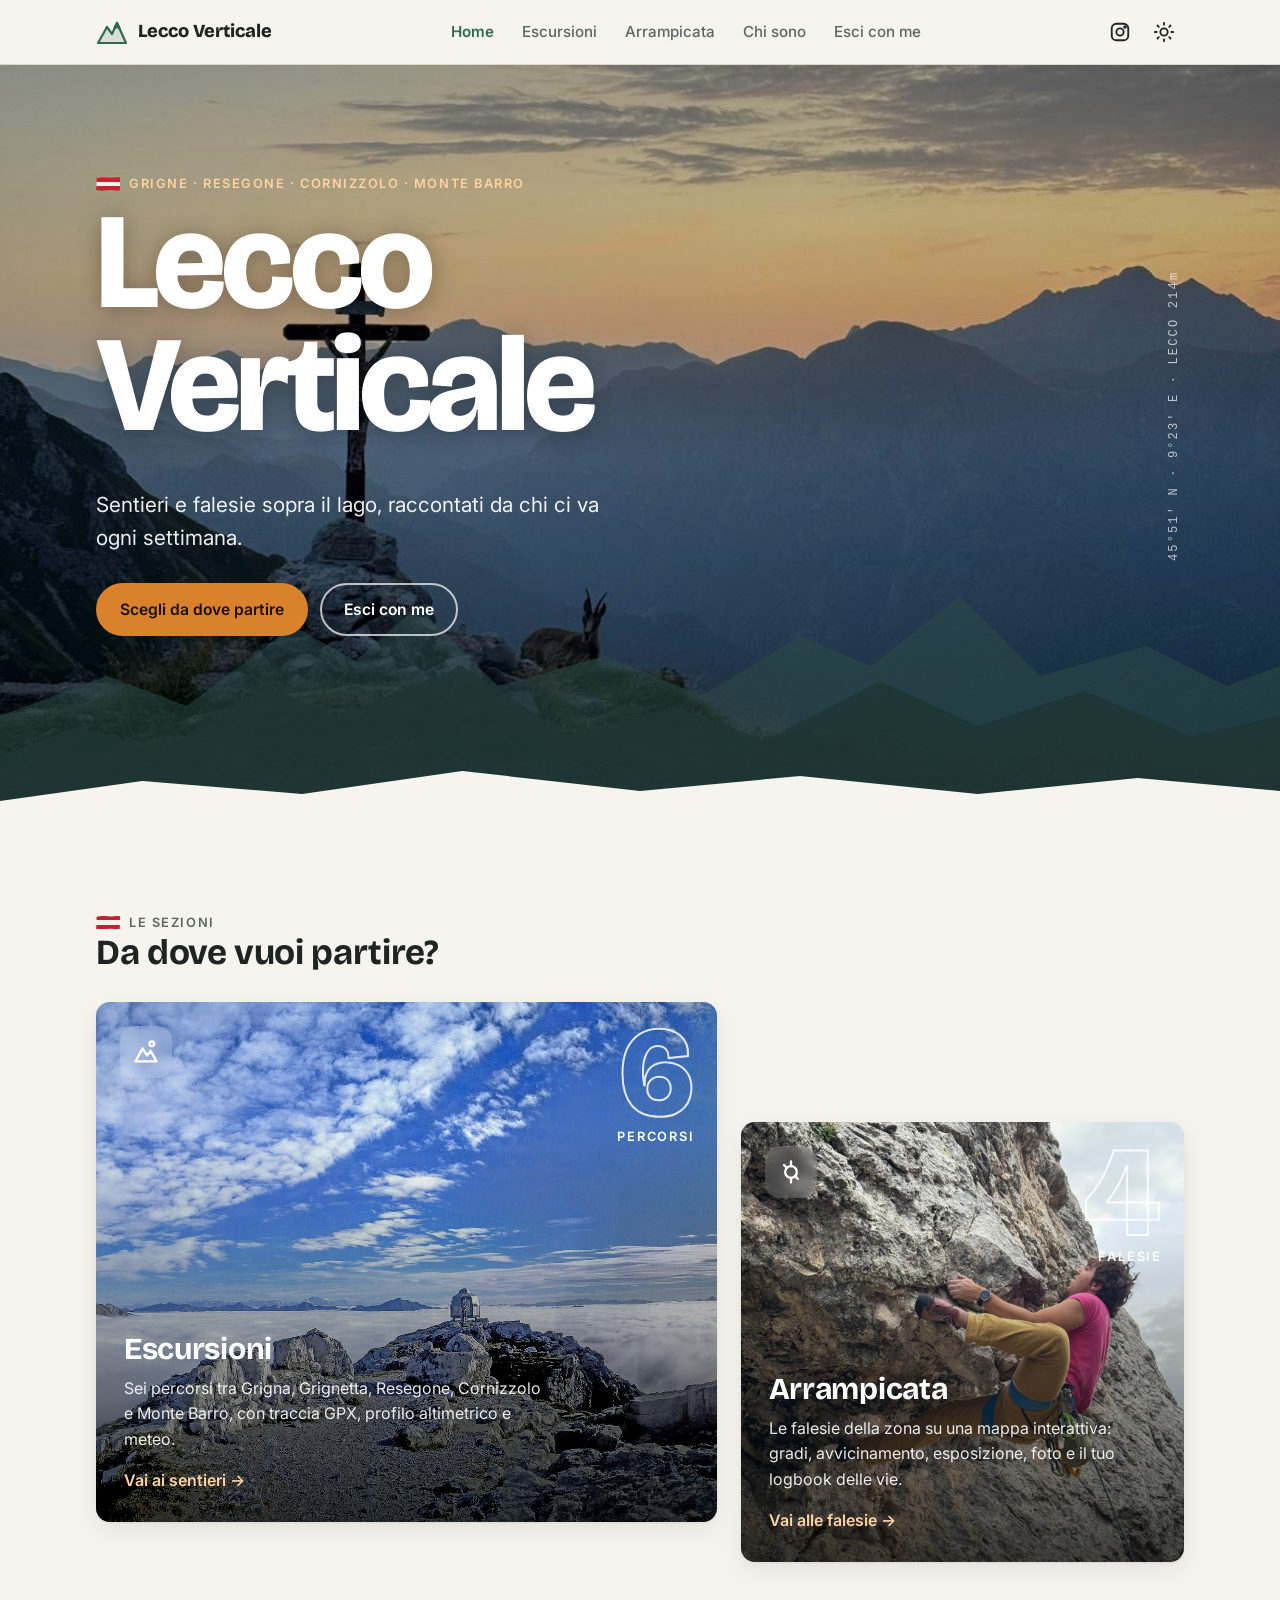
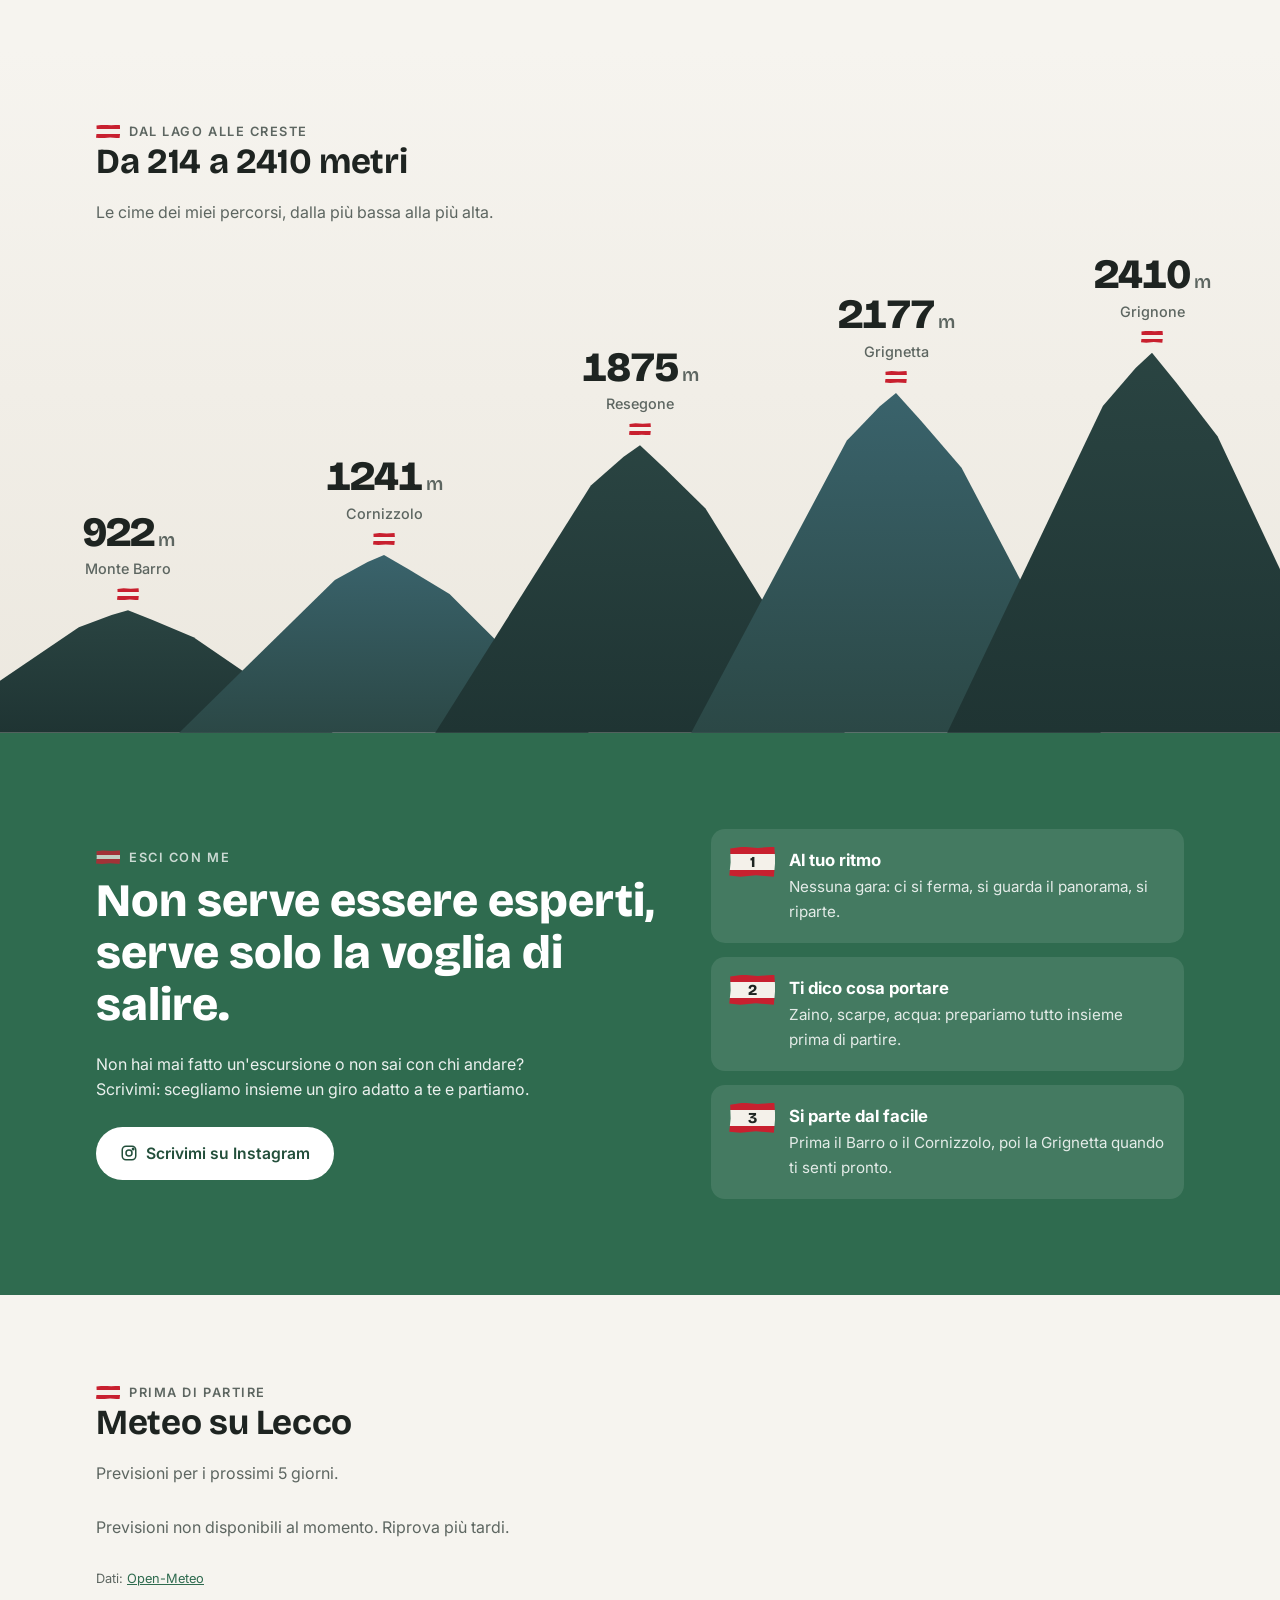
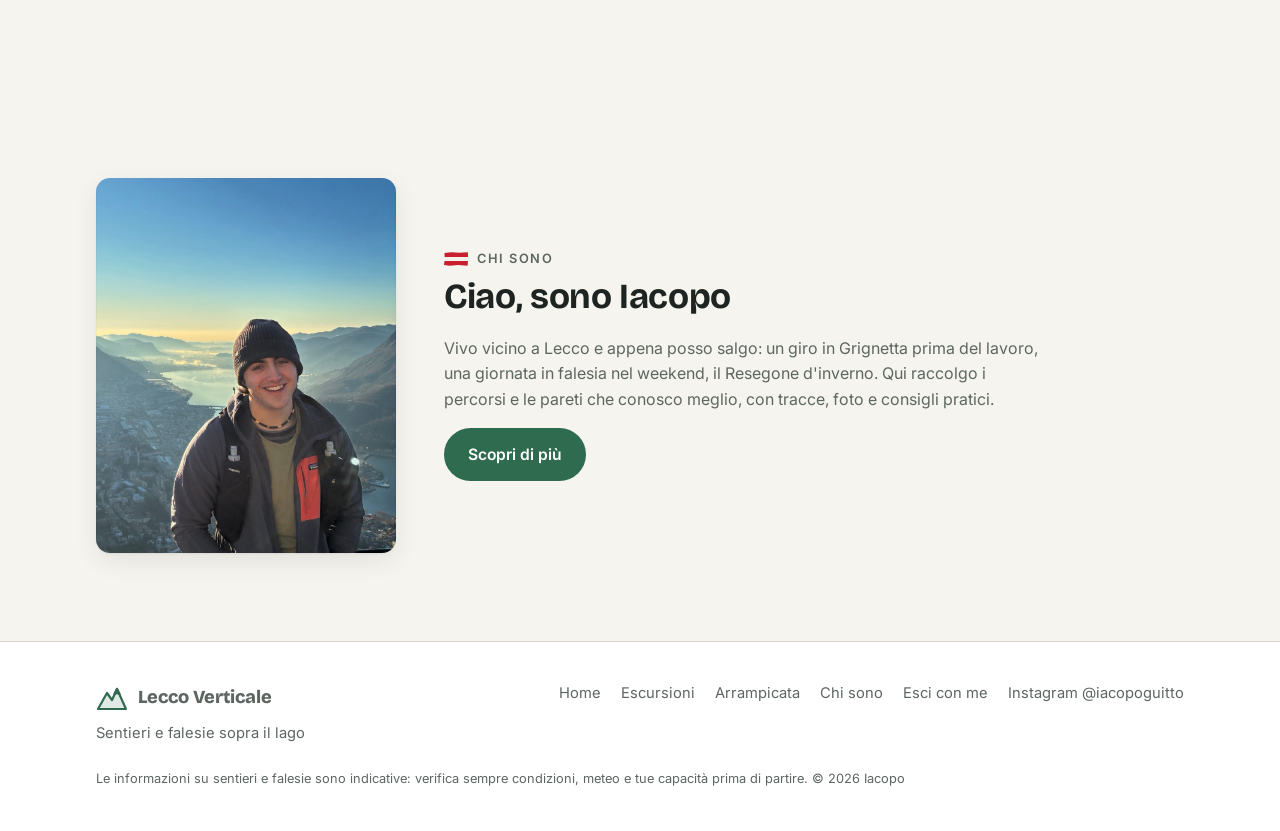
<file: index.html>
<!doctype html>
<html lang="it">
<head>
  <meta charset="utf-8">
  <meta name="viewport" content="width=device-width, initial-scale=1">
  <title>Lecco Verticale</title>
  <meta name="description" content="Escursioni e falesie attorno a Lecco: Grigna, Grignetta, Resegone, Cornizzolo e Monte Barro.">
  <link rel="preconnect" href="https://fonts.googleapis.com">
  <link rel="preconnect" href="https://fonts.gstatic.com" crossorigin>
  <link href="https://fonts.googleapis.com/css2?family=Bricolage+Grotesque:opsz,wght@12..96,600..800&family=Inter:wght@400;500;600;700&display=swap" rel="stylesheet">
  <link rel="stylesheet" href="css/style.css">
  <script>
    try { const t = localStorage.getItem("tema"); if (t) document.documentElement.dataset.theme = t; } catch (e) {}
  </script>
</head>
<body data-root="" data-pagina="home">
  <div id="header"></div>

  <main>
    <!-- Hero: metti la tua foto in img/home/hero.jpg -->
    <section class="hero" style="--img: url('../img/home/hero.jpg')">
      <div class="contenitore hero-contenuto">
        <p class="occhiello">Grigne · Resegone · Cornizzolo · Monte Barro</p>
        <h1 data-sito="nome">Lecco Verticale</h1>
        <p class="hero-coordinate" aria-hidden="true">45°51′ N · 9°23′ E · Lecco 214<span class="unita">m</span></p>
        <p class="hero-sottotitolo">Sentieri e falesie sopra il lago, raccontati da chi ci va ogni settimana.</p>
        <div class="hero-azioni">
          <a class="btn btn-primario" href="#sezioni">Scegli da dove partire</a>
          <a class="btn btn-chiaro" href="esci-con-me.html">Esci con me</a>
        </div>
      </div>
      <svg class="hero-montagne" viewBox="0 0 1440 260" preserveAspectRatio="none" aria-hidden="true">
        <path class="m1" d="M0 150 L120 110 L210 140 L330 60 L400 95 L470 40 L560 120 L680 90 L790 130 L900 70 L980 100 L1080 30 L1170 110 L1290 80 L1380 120 L1440 100 L1440 260 L0 260 Z"/>
        <path class="m2" d="M0 190 L90 160 L180 185 L300 120 L380 150 L520 100 L640 170 L760 140 L860 175 L990 115 L1100 160 L1220 125 L1340 170 L1440 150 L1440 260 L0 260 Z"/>
        <path class="m3" d="M0 235 L160 215 L340 228 L520 205 L720 225 L900 210 L1100 228 L1280 212 L1440 225 L1440 260 L0 260 Z"/>
      </svg>
    </section>

    <!-- Le sezioni del sito -->
    <section id="sezioni" class="sezione contenitore">
      <div class="titolo-sezione">
        <p class="occhiello">Le sezioni</p>
        <h2>Da dove vuoi partire?</h2>
      </div>
      <div class="griglia-sezioni griglia-sfalsata">
        <a class="card-sezione" href="escursioni/index.html" style="--img: url('../img/home/escursioni.jpg'); --colore: #3d5f4a">
          <span class="card-sezione-numero" aria-hidden="true">6<small>percorsi</small></span>
          <span class="card-sezione-icona">
            <svg viewBox="0 0 24 24" fill="none" stroke="currentColor" stroke-width="2" stroke-linecap="round" stroke-linejoin="round" aria-hidden="true">
              <path d="M3 20l6-11 4 6 3-4 5 9z"/><circle cx="17" cy="5" r="2"/>
            </svg>
          </span>
          <h3>Escursioni</h3>
          <p>Sei percorsi tra Grigna, Grignetta, Resegone, Cornizzolo e Monte Barro, con traccia GPX, profilo altimetrico e meteo.</p>
          <span class="card-sezione-link">Vai ai sentieri →</span>
        </a>
        <a class="card-sezione" href="arrampicata/index.html" style="--img: url('../img/home/arrampicata.jpg'); --colore: #6b4a34">
          <span class="card-sezione-numero" aria-hidden="true">4<small>falesie</small></span>
          <span class="card-sezione-icona">
            <svg viewBox="0 0 24 24" fill="none" stroke="currentColor" stroke-width="2" stroke-linecap="round" stroke-linejoin="round" aria-hidden="true">
              <path d="M12 3v4M12 17v4"/><circle cx="12" cy="12" r="5"/><path d="M8.5 8.5 6 6M15.5 15.5 18 18"/>
            </svg>
          </span>
          <h3>Arrampicata</h3>
          <p>Le falesie della zona su una mappa interattiva: gradi, avvicinamento, esposizione, foto e il tuo logbook delle vie.</p>
          <span class="card-sezione-link">Vai alle falesie →</span>
        </a>
      </div>
    </section>

    <!-- Le cime in ordine di quota (altezza dei picchi proporzionale alla quota) -->
    <section class="quote" aria-labelledby="quote-titolo">
      <div class="contenitore titolo-sezione">
        <p class="occhiello">Dal lago alle creste</p>
        <h2 id="quote-titolo">Da 214 a 2410 metri</h2>
        <p>Le cime dei miei percorsi, dalla più bassa alla più alta.</p>
      </div>
      <ol class="quote-lista">
        <li style="--q: 922"><span class="quote-m">922</span><span class="quote-nome">Monte Barro</span><span class="quote-picco"></span></li>
        <li style="--q: 1241"><span class="quote-m">1241</span><span class="quote-nome">Cornizzolo</span><span class="quote-picco"></span></li>
        <li style="--q: 1875"><span class="quote-m">1875</span><span class="quote-nome">Resegone</span><span class="quote-picco"></span></li>
        <li style="--q: 2177"><span class="quote-m">2177</span><span class="quote-nome">Grignetta</span><span class="quote-picco"></span></li>
        <li style="--q: 2410"><span class="quote-m">2410</span><span class="quote-nome">Grignone</span><span class="quote-picco"></span></li>
      </ol>
    </section>

    <!-- Invito a uscire insieme -->
    <section class="invito">
      <div class="contenitore invito-griglia">
        <div>
          <p class="occhiello">Esci con me</p>
          <blockquote class="invito-frase">Non serve essere esperti, serve solo la voglia di salire.</blockquote>
          <p class="invito-testo">
            Non hai mai fatto un'escursione o non sai con chi andare? Scrivimi: scegliamo insieme
            un giro adatto a te e partiamo.
          </p>
          <a class="btn btn-pieno" data-sito="instagram" href="#">
            <svg viewBox="0 0 24 24" fill="none" stroke="currentColor" stroke-width="2" aria-hidden="true">
              <rect x="3" y="3" width="18" height="18" rx="5"/><circle cx="12" cy="12" r="4"/><circle cx="17.5" cy="6.5" r="1" fill="currentColor"/>
            </svg>
            Scrivimi su Instagram
          </a>
        </div>
        <ul class="invito-punti">
          <li><span class="num">1</span><div><strong>Al tuo ritmo</strong><span>Nessuna gara: ci si ferma, si guarda il panorama, si riparte.</span></div></li>
          <li><span class="num">2</span><div><strong>Ti dico cosa portare</strong><span>Zaino, scarpe, acqua: prepariamo tutto insieme prima di partire.</span></div></li>
          <li><span class="num">3</span><div><strong>Si parte dal facile</strong><span>Prima il Barro o il Cornizzolo, poi la Grignetta quando ti senti pronto.</span></div></li>
        </ul>
      </div>
    </section>

    <!-- Meteo -->
    <section class="sezione contenitore">
      <div class="titolo-sezione">
        <p class="occhiello">Prima di partire</p>
        <h2>Meteo su Lecco</h2>
        <p>Previsioni per i prossimi 5 giorni.</p>
      </div>
      <div id="meteo-home" class="meteo"></div>
      <p class="fonte">Dati: <a href="https://open-meteo.com/" target="_blank" rel="noopener">Open-Meteo</a></p>
    </section>

    <!-- Anteprima Chi sono: metti la tua foto in img/chi-sono/ritratto.jpg -->
    <section class="sezione contenitore chi-sono-anteprima">
      <div class="foto-ritratto" style="--img: url('../img/chi-sono/ritratto.jpg')" role="img" aria-label="Foto di Iacopo"></div>
      <div>
        <p class="occhiello">Chi sono</p>
        <h2>Ciao, sono <span data-sito="autore">Iacopo</span></h2>
        <p>
          Vivo vicino a Lecco e appena posso salgo: un giro in Grignetta prima del lavoro, una giornata
          in falesia nel weekend, il Resegone d'inverno. Qui raccolgo i percorsi e le pareti che conosco
          meglio, con tracce, foto e consigli pratici.
        </p>
        <a class="btn btn-pieno" href="chi-sono.html">Scopri di più</a>
      </div>
    </section>
  </main>

  <div id="footer"></div>

  <script src="js/config.js"></script>
  <script src="js/main.js"></script>
  <script src="js/meteo.js"></script>
  <script>
    mostraMeteo(document.getElementById("meteo-home"), SITO.base);
  </script>
</body>
</html>
</file>
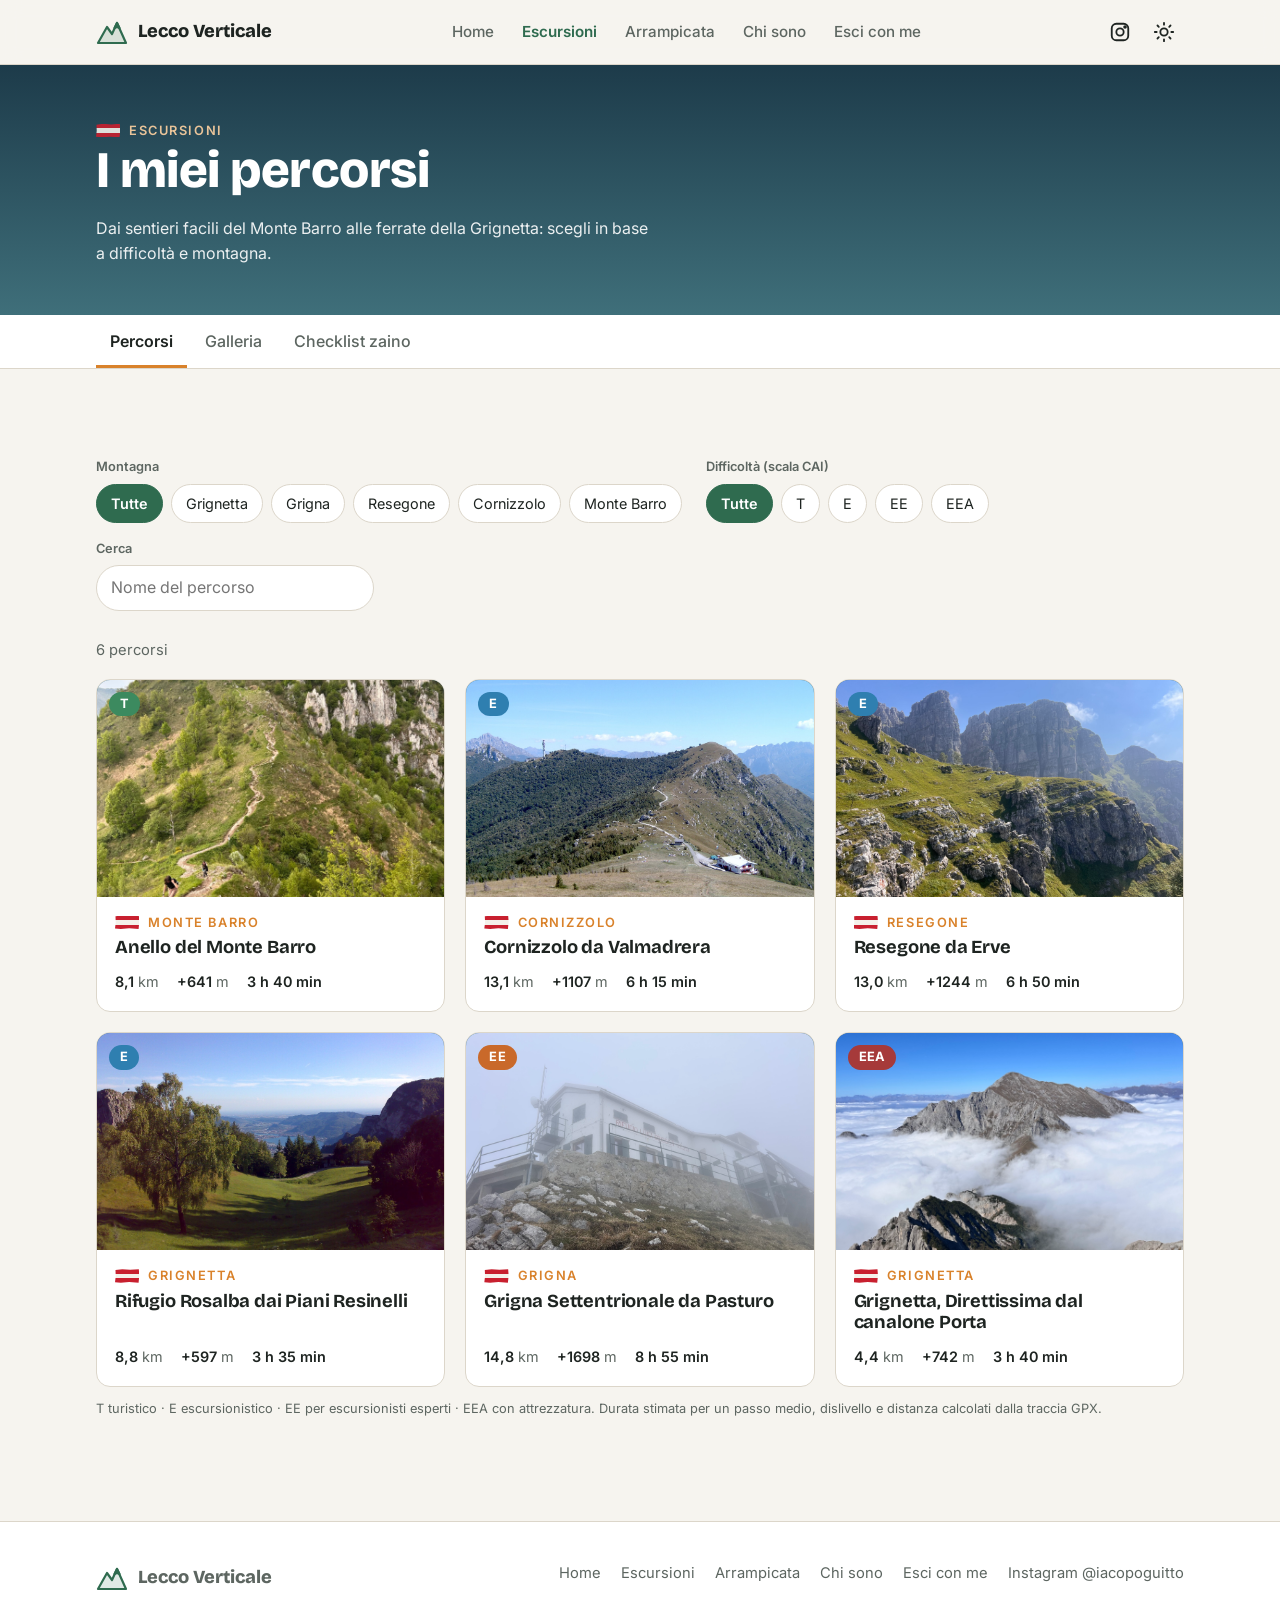
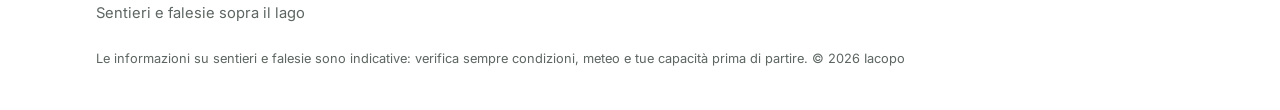
<file: escursioni/index.html>
<!doctype html>
<html lang="it">
<head>
  <meta charset="utf-8">
  <meta name="viewport" content="width=device-width, initial-scale=1">
  <title>Percorsi · Lecco Verticale</title>
  <meta name="description" content="Sei escursioni attorno a Lecco: Grigne, Resegone, Cornizzolo e Monte Barro.">
  <link rel="preconnect" href="https://fonts.googleapis.com">
  <link rel="preconnect" href="https://fonts.gstatic.com" crossorigin>
  <link href="https://fonts.googleapis.com/css2?family=Bricolage+Grotesque:opsz,wght@12..96,600..800&family=Inter:wght@400;500;600;700&display=swap" rel="stylesheet">
  <link rel="stylesheet" href="../css/style.css">
  <script>
    try { const t = localStorage.getItem("tema"); if (t) document.documentElement.dataset.theme = t; } catch (e) {}
  </script>
</head>
<body data-root="../" data-pagina="escursioni" data-sotto="percorsi" data-titolo="Percorsi">
  <div id="header"></div>

  <main>
    <section class="page-hero">
      <div class="contenitore">
        <p class="occhiello">Escursioni</p>
        <h1>I miei percorsi</h1>
        <p>Dai sentieri facili del Monte Barro alle ferrate della Grignetta: scegli in base a difficoltà e montagna.</p>
      </div>
    </section>
    <div id="subnav" data-sezione="escursioni"></div>

    <section class="sezione contenitore">
      <div class="filtri">
        <div>
          <span class="etichetta">Montagna</span>
          <div class="chips" id="filtro-montagna"></div>
        </div>
        <div>
          <span class="etichetta">Difficoltà (scala CAI)</span>
          <div class="chips" id="filtro-difficolta"></div>
        </div>
        <div>
          <label for="cerca">Cerca</label>
          <input class="campo-testo" id="cerca" type="search" placeholder="Nome del percorso">
        </div>
      </div>
      <p class="conteggio" id="conteggio" aria-live="polite"></p>
      <div class="griglia-percorsi" id="elenco"></div>
      <p class="fonte">
        T turistico · E escursionistico · EE per escursionisti esperti · EEA con attrezzatura.
        Durata stimata per un passo medio, dislivello e distanza calcolati dalla traccia GPX.
      </p>
    </section>
  </main>

  <div id="footer"></div>

  <script src="../js/config.js"></script>
  <script src="../js/main.js"></script>
  <script src="../data/percorsi.js"></script>
  <script src="../js/gpx.js"></script>
  <script src="../js/escursioni-lista.js"></script>
</body>
</html>
</file>
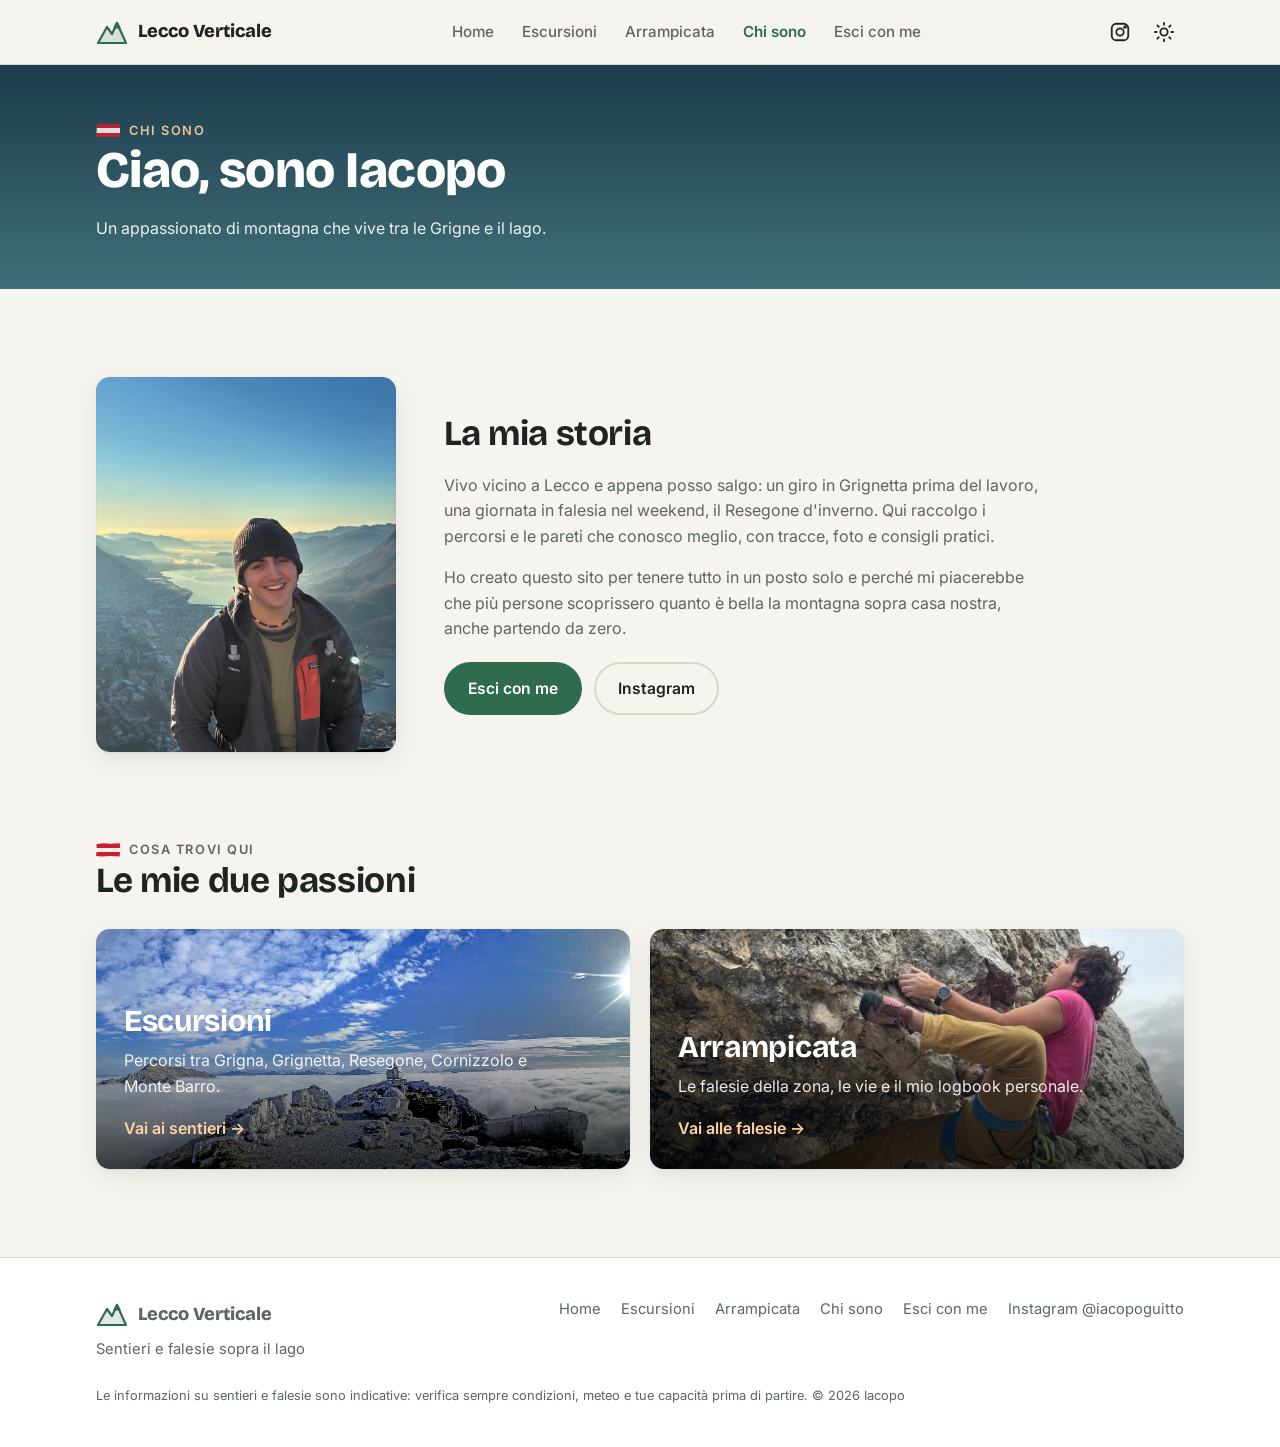
<file: chi-sono.html>
<!doctype html>
<html lang="it">
<head>
  <meta charset="utf-8">
  <meta name="viewport" content="width=device-width, initial-scale=1">
  <title>Chi sono · Lecco Verticale</title>
  <meta name="description" content="Chi c'è dietro Lecco Verticale e perché ho voluto raccogliere qui sentieri e falesie della mia zona.">
  <link rel="preconnect" href="https://fonts.googleapis.com">
  <link rel="preconnect" href="https://fonts.gstatic.com" crossorigin>
  <link href="https://fonts.googleapis.com/css2?family=Bricolage+Grotesque:opsz,wght@12..96,600..800&family=Inter:wght@400;500;600;700&display=swap" rel="stylesheet">
  <link rel="stylesheet" href="css/style.css">
  <script>
    try { const t = localStorage.getItem("tema"); if (t) document.documentElement.dataset.theme = t; } catch (e) {}
  </script>
</head>
<body data-root="" data-pagina="chi-sono" data-titolo="Chi sono">
  <div id="header"></div>

  <main>
    <section class="page-hero">
      <div class="contenitore">
        <p class="occhiello">Chi sono</p>
        <h1>Ciao, sono <span data-sito="autore">Iacopo</span></h1>
        <p>Un appassionato di montagna che vive tra le Grigne e il lago.</p>
      </div>
    </section>

    <section class="sezione contenitore">
      <div class="chi-sono-anteprima">
        <div class="foto-ritratto" style="--img: url('../img/chi-sono/ritratto.jpg')" role="img" aria-label="Foto di Iacopo"></div>
        <div>
          <!-- Testo di esempio: riscrivilo con la tua storia -->
          <h2>La mia storia</h2>
          <p>
            Vivo vicino a Lecco e appena posso salgo: un giro in Grignetta prima del lavoro, una giornata
            in falesia nel weekend, il Resegone d'inverno. Qui raccolgo i percorsi e le pareti che conosco
            meglio, con tracce, foto e consigli pratici.
          </p>
          <p>
            Ho creato questo sito per tenere tutto in un posto solo e perché mi piacerebbe che più persone
            scoprissero quanto è bella la montagna sopra casa nostra, anche partendo da zero.
          </p>
          <div class="hero-azioni" style="margin-top:20px">
            <a class="btn btn-pieno" href="esci-con-me.html">Esci con me</a>
            <a class="btn btn-chiaro-scuro" data-sito="instagram" href="#">Instagram</a>
          </div>
        </div>
      </div>
    </section>

    <section class="sezione contenitore" style="padding-top:0">
      <div class="titolo-sezione">
        <p class="occhiello">Cosa trovi qui</p>
        <h2>Le mie due passioni</h2>
      </div>
      <div class="griglia-sezioni">
        <a class="card-sezione card-bassa" href="escursioni/index.html" style="--img: url('../img/home/escursioni.jpg'); --colore: #3d5f4a">
          <h3>Escursioni</h3>
          <p>Percorsi tra Grigna, Grignetta, Resegone, Cornizzolo e Monte Barro.</p>
          <span class="card-sezione-link">Vai ai sentieri →</span>
        </a>
        <a class="card-sezione card-bassa" href="arrampicata/index.html" style="--img: url('../img/home/arrampicata.jpg'); --colore: #6b4a34">
          <h3>Arrampicata</h3>
          <p>Le falesie della zona, le vie e il mio logbook personale.</p>
          <span class="card-sezione-link">Vai alle falesie →</span>
        </a>
      </div>
    </section>
  </main>

  <div id="footer"></div>

  <script src="js/config.js"></script>
  <script src="js/main.js"></script>
</body>
</html>
</file>
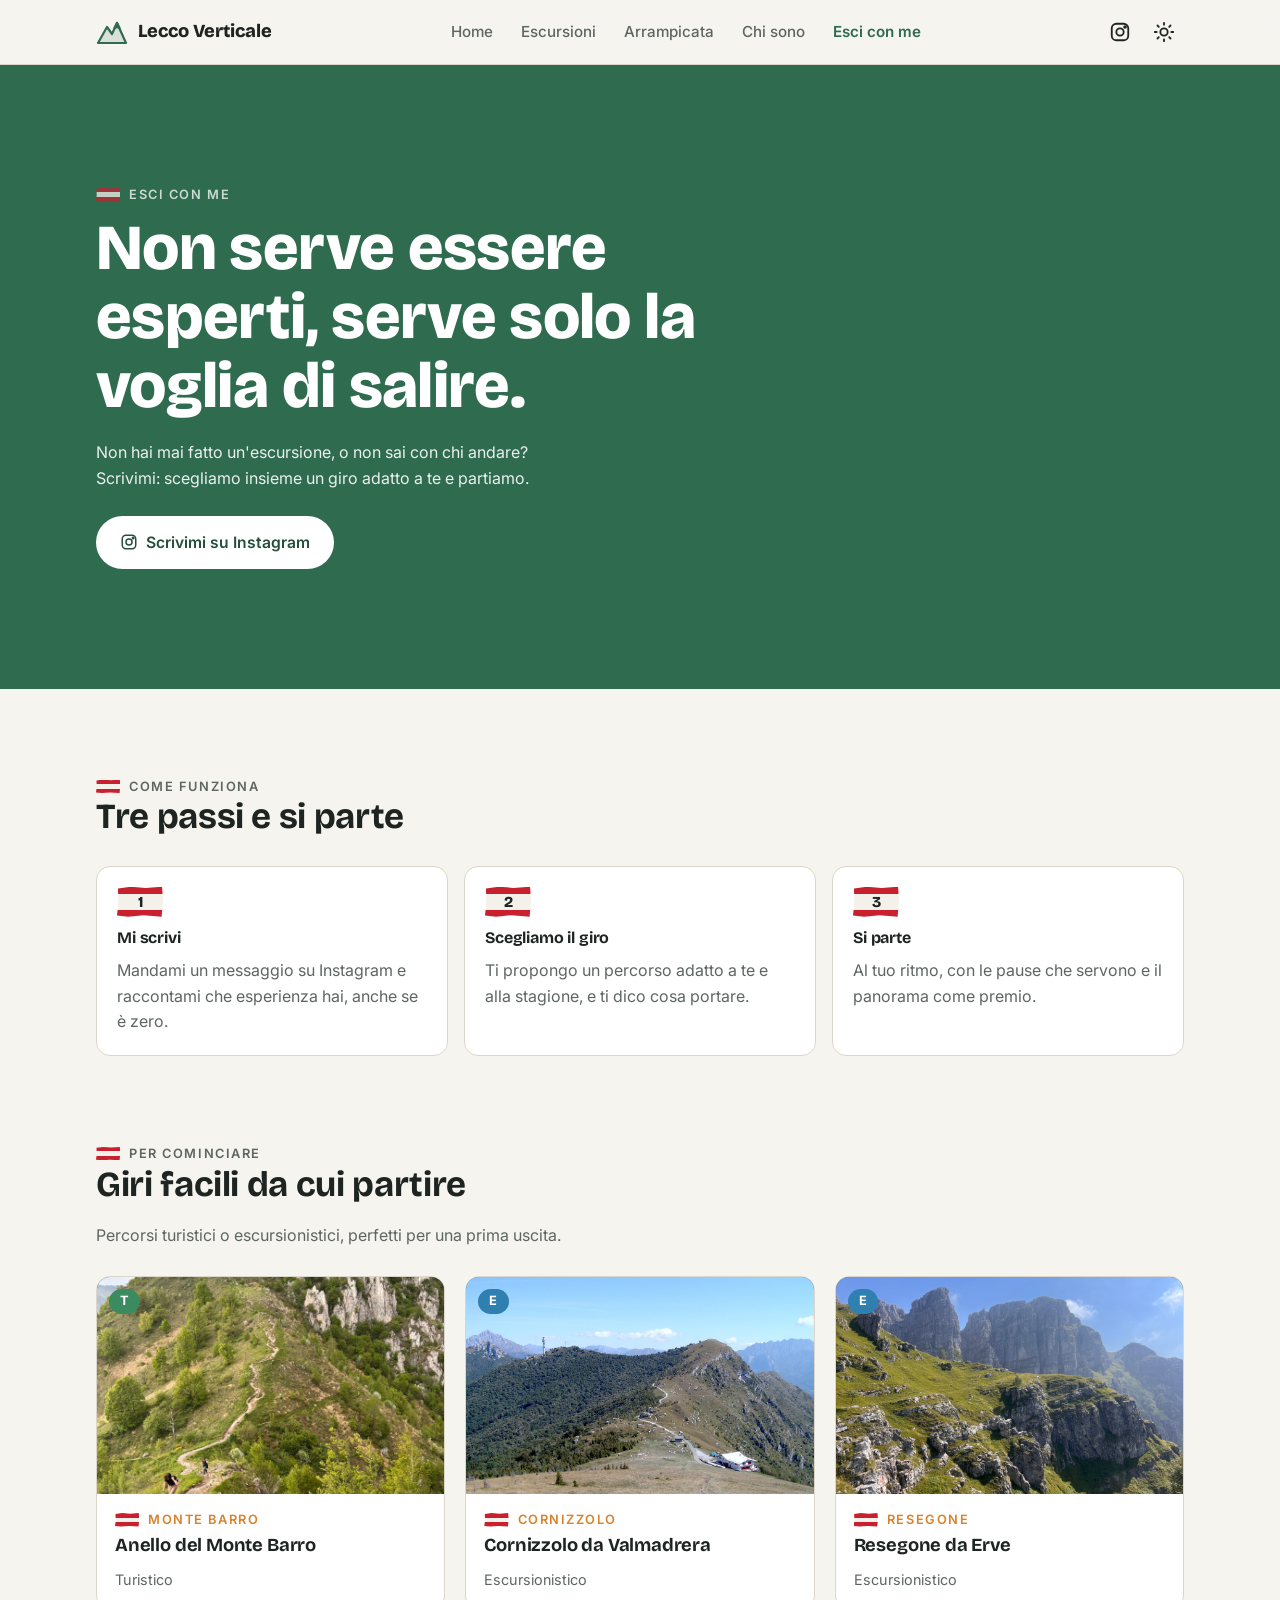
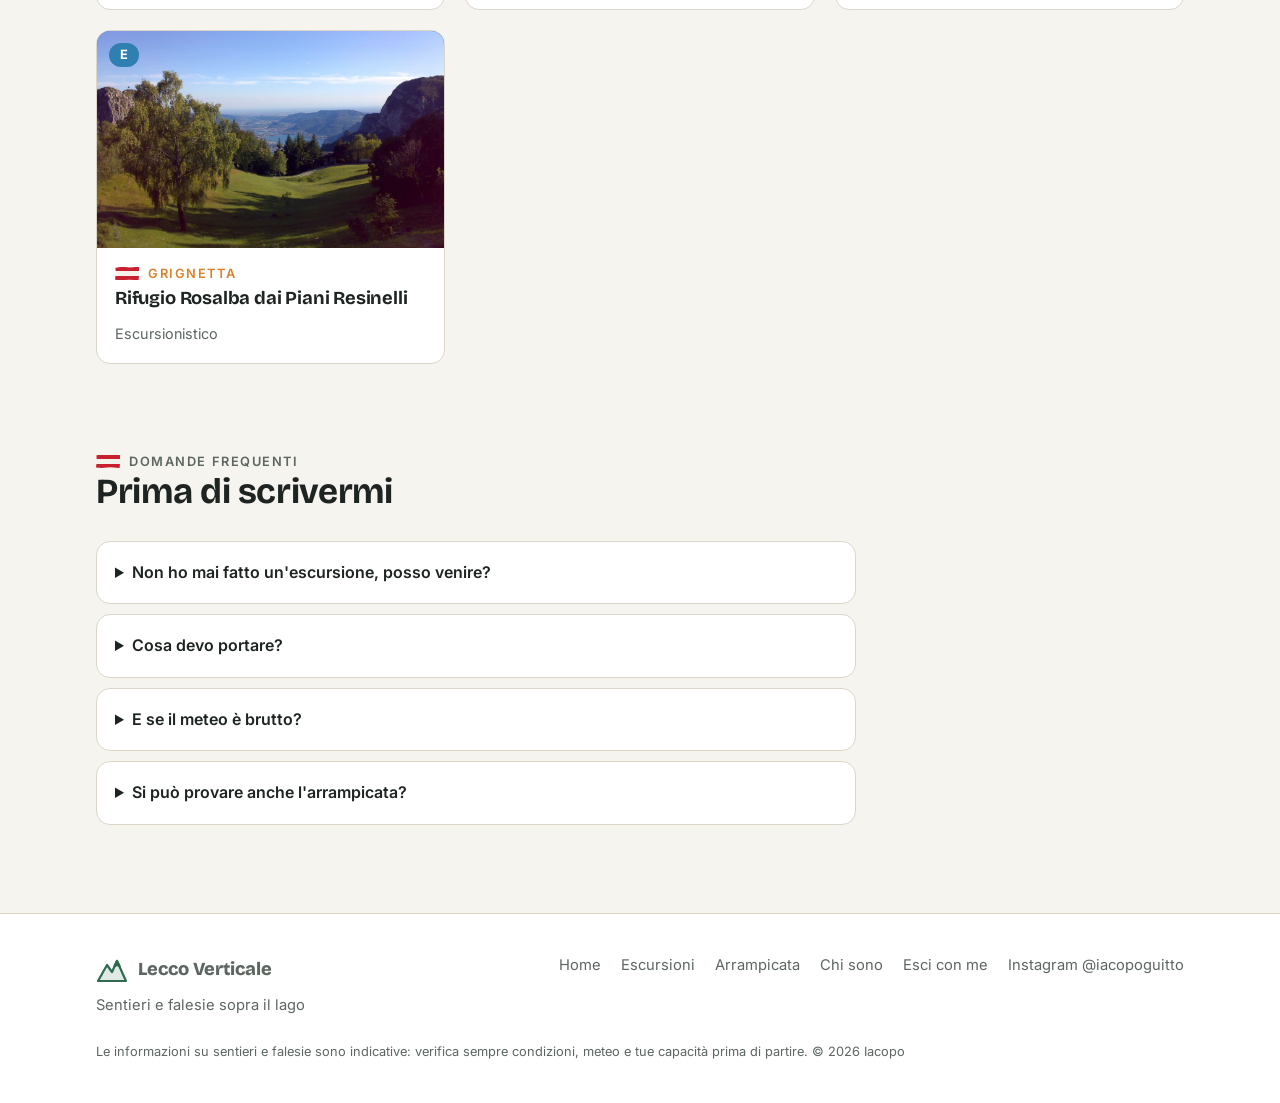
<file: esci-con-me.html>
<!doctype html>
<html lang="it">
<head>
  <meta charset="utf-8">
  <meta name="viewport" content="width=device-width, initial-scale=1">
  <title>Esci con me · Lecco Verticale</title>
  <meta name="description" content="Non serve essere esperti, serve solo la voglia di salire. Scrivimi e scegliamo insieme una prima uscita.">
  <link rel="preconnect" href="https://fonts.googleapis.com">
  <link rel="preconnect" href="https://fonts.gstatic.com" crossorigin>
  <link href="https://fonts.googleapis.com/css2?family=Bricolage+Grotesque:opsz,wght@12..96,600..800&family=Inter:wght@400;500;600;700&display=swap" rel="stylesheet">
  <link rel="stylesheet" href="css/style.css">
  <script>
    try { const t = localStorage.getItem("tema"); if (t) document.documentElement.dataset.theme = t; } catch (e) {}
  </script>
</head>
<body data-root="" data-pagina="esci-con-me" data-titolo="Esci con me">
  <div id="header"></div>

  <main>
    <section class="invito invito-pagina">
      <div class="contenitore">
        <p class="occhiello">Esci con me</p>
        <h1 class="invito-frase invito-grande">Non serve essere esperti, serve solo la voglia di salire.</h1>
        <p class="invito-testo">
          Non hai mai fatto un'escursione, o non sai con chi andare? Scrivimi: scegliamo insieme
          un giro adatto a te e partiamo.
        </p>
        <a class="btn btn-pieno" data-sito="instagram" href="#">
          <svg viewBox="0 0 24 24" fill="none" stroke="currentColor" stroke-width="2" aria-hidden="true">
            <rect x="3" y="3" width="18" height="18" rx="5"/><circle cx="12" cy="12" r="4"/><circle cx="17.5" cy="6.5" r="1" fill="currentColor"/>
          </svg>
          Scrivimi su Instagram
        </a>
      </div>
    </section>

    <section class="sezione contenitore">
      <div class="titolo-sezione">
        <p class="occhiello">Come funziona</p>
        <h2>Tre passi e si parte</h2>
      </div>
      <div class="passi">
        <div class="passo pannello">
          <span class="num">1</span>
          <h3>Mi scrivi</h3>
          <p>Mandami un messaggio su Instagram e raccontami che esperienza hai, anche se è zero.</p>
        </div>
        <div class="passo pannello">
          <span class="num">2</span>
          <h3>Scegliamo il giro</h3>
          <p>Ti propongo un percorso adatto a te e alla stagione, e ti dico cosa portare.</p>
        </div>
        <div class="passo pannello">
          <span class="num">3</span>
          <h3>Si parte</h3>
          <p>Al tuo ritmo, con le pause che servono e il panorama come premio.</p>
        </div>
      </div>
    </section>

    <section class="sezione contenitore" style="padding-top:0">
      <div class="titolo-sezione">
        <p class="occhiello">Per cominciare</p>
        <h2>Giri facili da cui partire</h2>
        <p>Percorsi turistici o escursionistici, perfetti per una prima uscita.</p>
      </div>
      <div class="griglia-percorsi" id="partenze"></div>
    </section>

    <section class="sezione contenitore" style="padding-top:0">
      <div class="titolo-sezione">
        <p class="occhiello">Domande frequenti</p>
        <h2>Prima di scrivermi</h2>
      </div>
      <div class="faq">
        <details>
          <summary>Non ho mai fatto un'escursione, posso venire?</summary>
          <p>Certo, è proprio per questo che esiste questa pagina. Si comincia da giri facili e si sale di livello solo quando ti senti pronto.</p>
        </details>
        <details>
          <summary>Cosa devo portare?</summary>
          <p>Scarpe da trekking (o comode con buona suola), acqua, qualcosa da mangiare e una giacca. Prima di partire ti mando una lista precisa in base al giro. Intanto puoi dare un'occhiata alla <a href="escursioni/checklist.html">checklist zaino</a>.</p>
        </details>
        <details>
          <summary>E se il meteo è brutto?</summary>
          <p>Si guarda il meteo insieme il giorno prima e, se serve, si sposta l'uscita. In montagna la sicurezza viene prima del programma.</p>
        </details>
        <details>
          <summary>Si può provare anche l'arrampicata?</summary>
          <p>Sì, ma con calma: prima conviene un'uscita in montagna per capire se ti piace l'ambiente. Poi si può parlare di una prima giornata in falesia.</p>
        </details>
      </div>
    </section>
  </main>

  <div id="footer"></div>

  <script src="js/config.js"></script>
  <script src="js/main.js"></script>
  <script src="data/percorsi.js"></script>
  <script>
    // Mostra i percorsi più semplici (T ed E) come proposte per iniziare
    document.getElementById("partenze").innerHTML = PERCORSI
      .filter((p) => p.difficolta === "T" || p.difficolta === "E")
      .map((p) => {
        const img = p.foto[0] ? `style="--img: url('../${p.foto[0].file}')"` : "";
        return `
          <a class="card-percorso" href="escursioni/percorso.html?id=${p.id}">
            <div class="card-img" ${img}><span class="diff diff-${p.difficolta}" title="${DIFFICOLTA[p.difficolta].nome}">${p.difficolta}</span></div>
            <div class="card-corpo">
              <p class="occhiello">${p.montagna}</p>
              <h3>${p.nome}</h3>
              <ul class="stats"><li>${DIFFICOLTA[p.difficolta].nome}</li></ul>
            </div>
          </a>`;
      })
      .join("");
  </script>
</body>
</html>
</file>
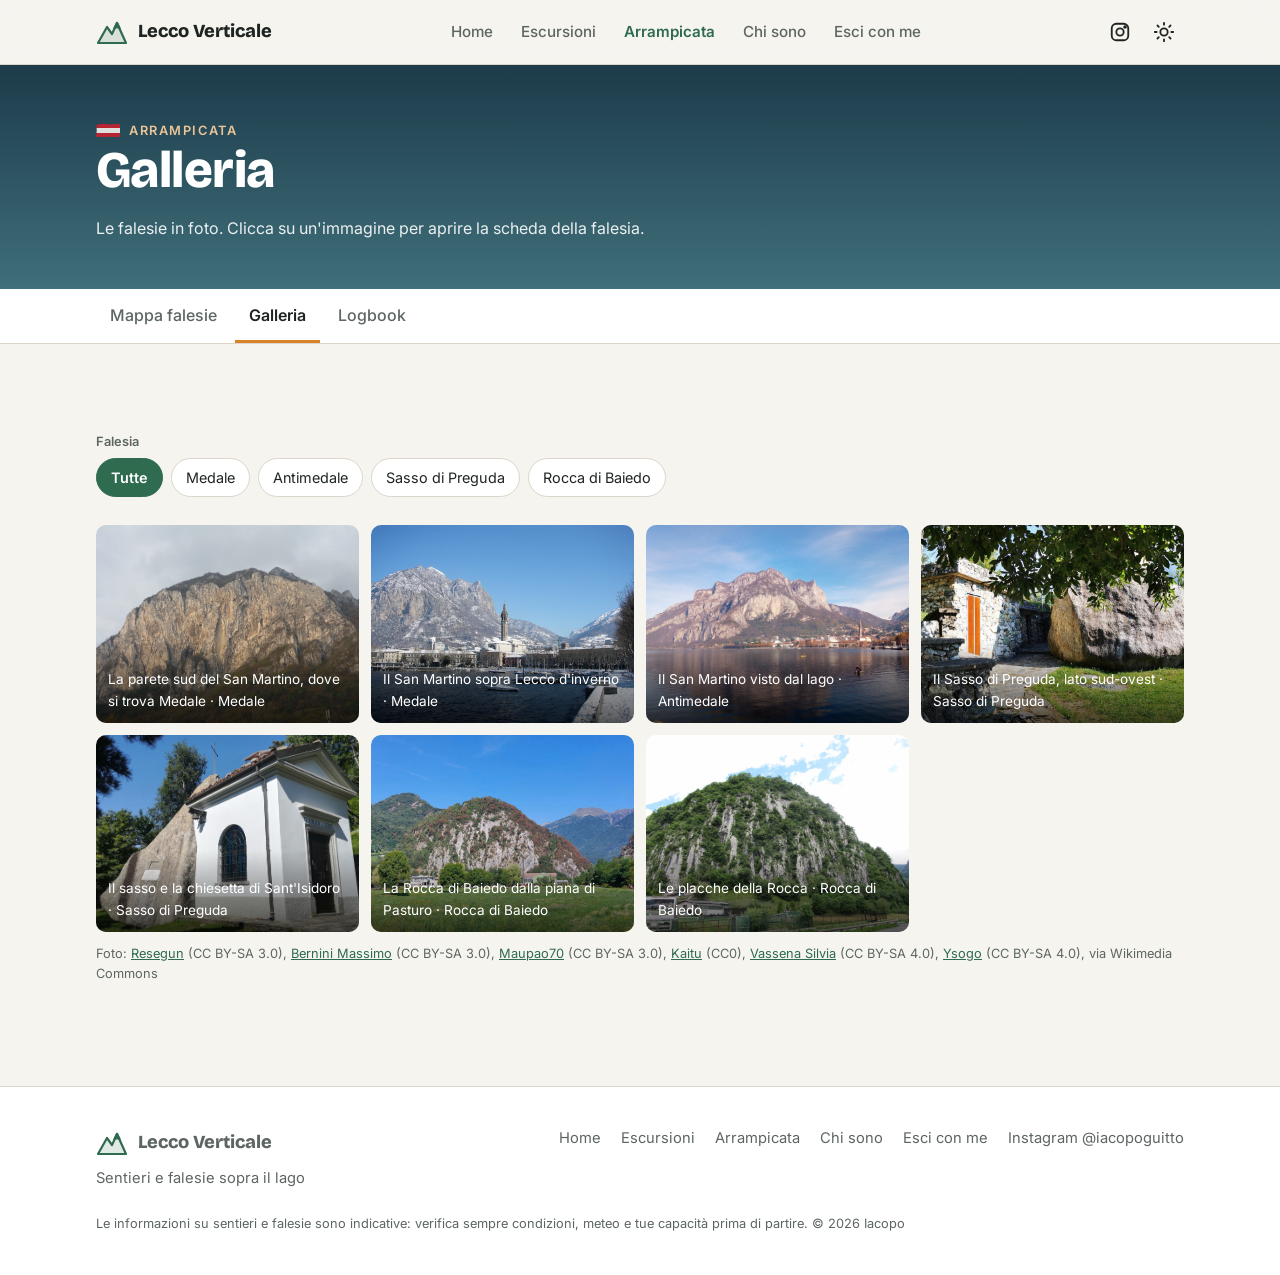
<file: arrampicata/galleria.html>
<!doctype html>
<html lang="it">
<head>
  <meta charset="utf-8">
  <meta name="viewport" content="width=device-width, initial-scale=1">
  <title>Galleria falesie · Lecco Verticale</title>
  <link rel="preconnect" href="https://fonts.googleapis.com">
  <link rel="preconnect" href="https://fonts.gstatic.com" crossorigin>
  <link href="https://fonts.googleapis.com/css2?family=Bricolage+Grotesque:opsz,wght@12..96,600..800&family=Inter:wght@400;500;600;700&display=swap" rel="stylesheet">
  <link rel="stylesheet" href="../css/style.css">
  <script>
    try { const t = localStorage.getItem("tema"); if (t) document.documentElement.dataset.theme = t; } catch (e) {}
  </script>
</head>
<body data-root="../" data-pagina="arrampicata" data-sotto="galleria" data-titolo="Galleria falesie">
  <div id="header"></div>

  <main>
    <section class="page-hero">
      <div class="contenitore">
        <p class="occhiello">Arrampicata</p>
        <h1>Galleria</h1>
        <p>Le falesie in foto. Clicca su un'immagine per aprire la scheda della falesia.</p>
      </div>
    </section>
    <div id="subnav" data-sezione="arrampicata"></div>

    <section class="sezione contenitore">
      <div class="filtri">
        <div>
          <span class="etichetta">Falesia</span>
          <div class="chips" id="filtro"></div>
        </div>
      </div>
      <div class="griglia-foto" id="griglia"></div>
      <p class="fonte" id="crediti"></p>
    </section>
  </main>

  <div id="footer"></div>

  <script src="../js/config.js"></script>
  <script src="../js/main.js"></script>
  <script src="../data/falesie.js"></script>
  <script src="../js/arrampicata-comune.js"></script>
  <script src="../js/galleria-arrampicata.js"></script>
</body>
</html>
</file>
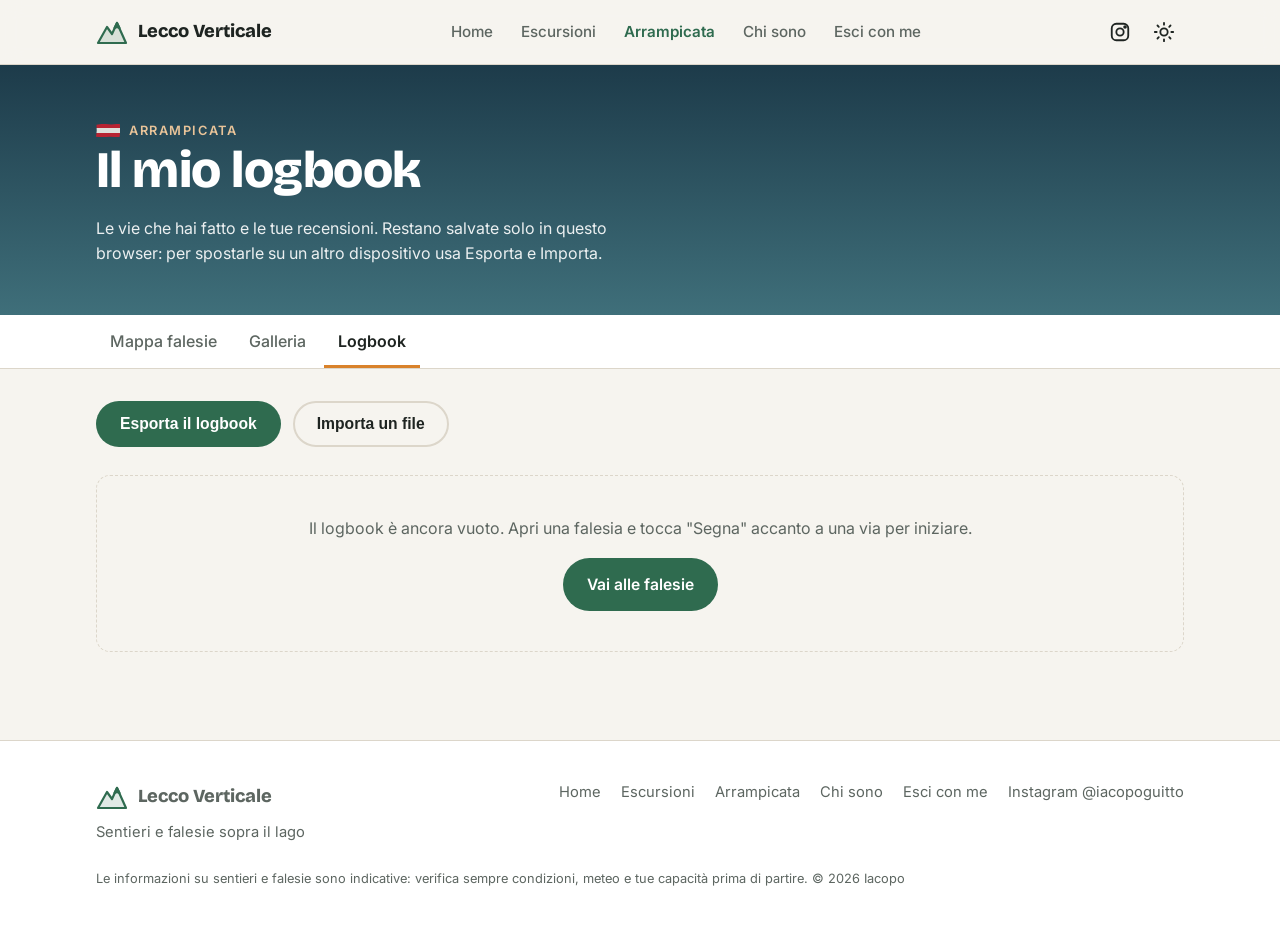
<file: arrampicata/logbook.html>
<!doctype html>
<html lang="it">
<head>
  <meta charset="utf-8">
  <meta name="viewport" content="width=device-width, initial-scale=1">
  <title>Logbook · Lecco Verticale</title>
  <link rel="preconnect" href="https://fonts.googleapis.com">
  <link rel="preconnect" href="https://fonts.gstatic.com" crossorigin>
  <link href="https://fonts.googleapis.com/css2?family=Bricolage+Grotesque:opsz,wght@12..96,600..800&family=Inter:wght@400;500;600;700&display=swap" rel="stylesheet">
  <link rel="stylesheet" href="../css/style.css">
  <script>
    try { const t = localStorage.getItem("tema"); if (t) document.documentElement.dataset.theme = t; } catch (e) {}
  </script>
</head>
<body data-root="../" data-pagina="arrampicata" data-sotto="logbook" data-titolo="Logbook">
  <div id="header"></div>

  <main>
    <section class="page-hero">
      <div class="contenitore">
        <p class="occhiello">Arrampicata</p>
        <h1>Il mio logbook</h1>
        <p>Le vie che hai fatto e le tue recensioni. Restano salvate solo in questo browser: per spostarle su un altro dispositivo usa Esporta e Importa.</p>
      </div>
    </section>
    <div id="subnav" data-sezione="arrampicata"></div>

    <section class="sezione contenitore" style="padding-top:32px">
      <div id="statistiche"></div>

      <div class="logbook-azioni">
        <button class="btn btn-pieno" id="esporta" type="button">Esporta il logbook</button>
        <button class="btn btn-chiaro-scuro" id="importa" type="button">Importa un file</button>
        <input type="file" id="file-importa" accept="application/json,.json" hidden>
        <span class="nota" id="messaggio" role="status" style="margin:0"></span>
      </div>

      <div id="elenco"></div>
    </section>
  </main>

  <div id="footer"></div>

  <script src="../js/config.js"></script>
  <script src="../js/main.js"></script>
  <script src="../data/falesie.js"></script>
  <script src="../js/arrampicata-comune.js"></script>
  <script src="../js/logbook.js"></script>
</body>
</html>
</file>
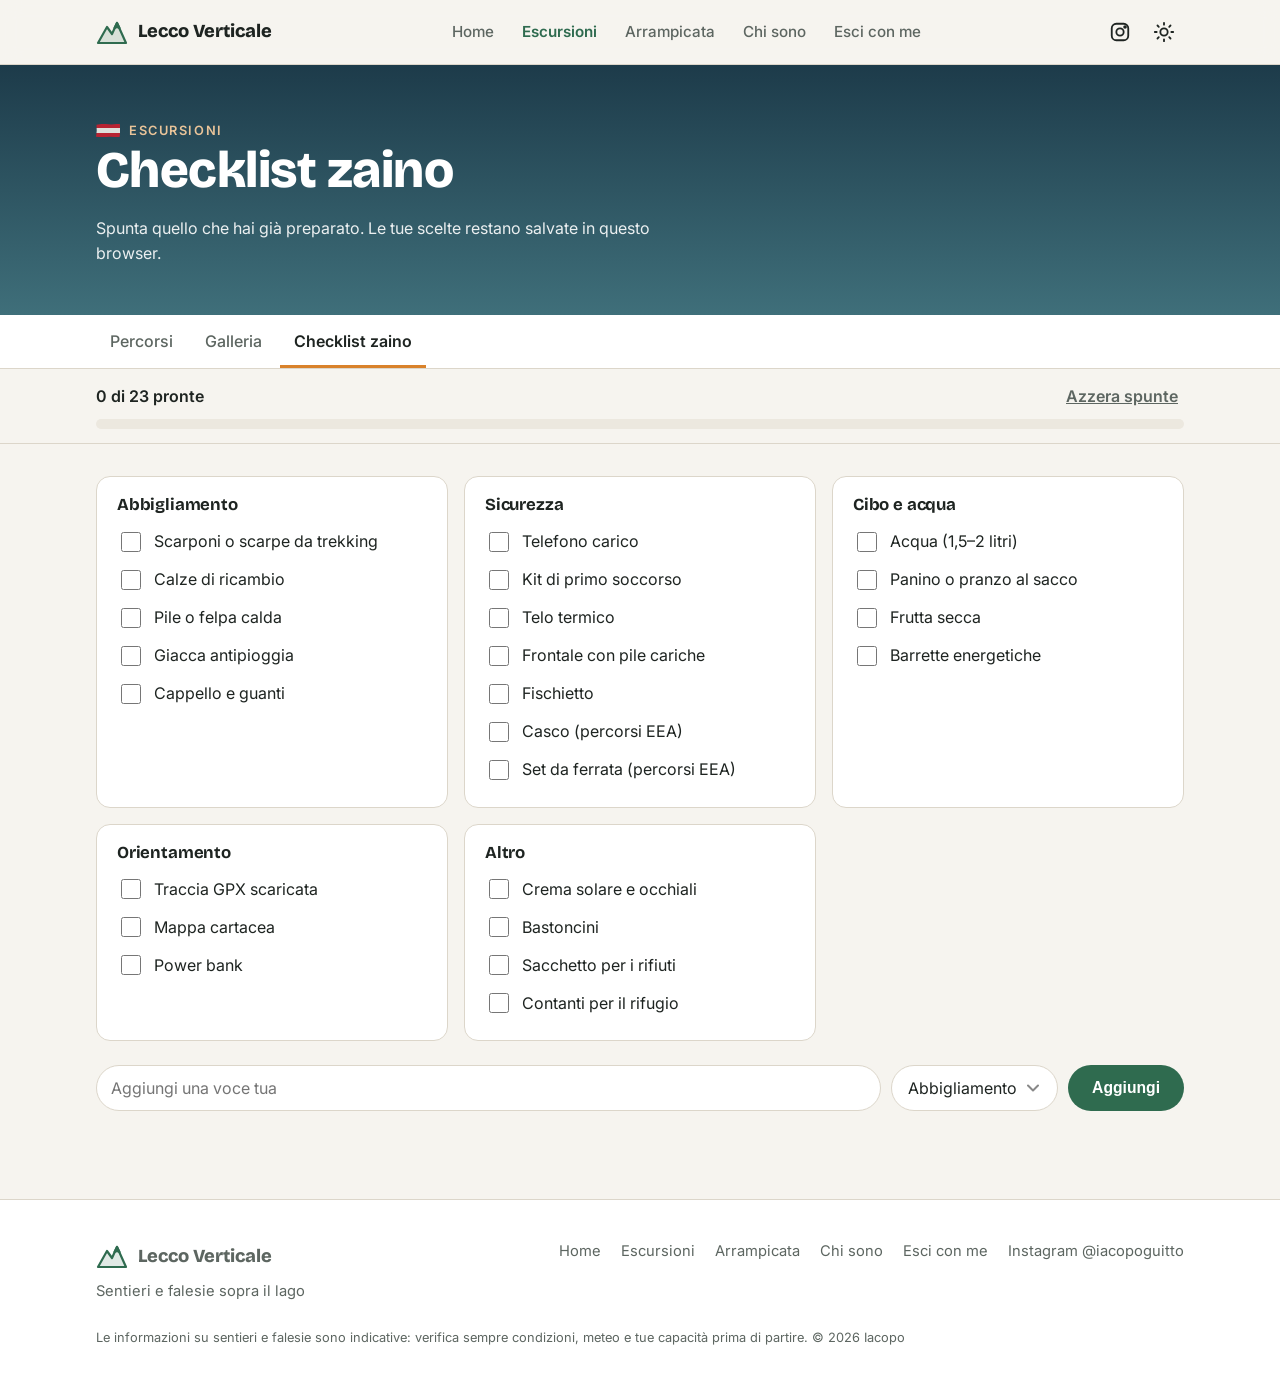
<file: escursioni/checklist.html>
<!doctype html>
<html lang="it">
<head>
  <meta charset="utf-8">
  <meta name="viewport" content="width=device-width, initial-scale=1">
  <title>Checklist zaino · Lecco Verticale</title>
  <link rel="preconnect" href="https://fonts.googleapis.com">
  <link rel="preconnect" href="https://fonts.gstatic.com" crossorigin>
  <link href="https://fonts.googleapis.com/css2?family=Bricolage+Grotesque:opsz,wght@12..96,600..800&family=Inter:wght@400;500;600;700&display=swap" rel="stylesheet">
  <link rel="stylesheet" href="../css/style.css">
  <script>
    try { const t = localStorage.getItem("tema"); if (t) document.documentElement.dataset.theme = t; } catch (e) {}
  </script>
</head>
<body data-root="../" data-pagina="escursioni" data-sotto="checklist" data-titolo="Checklist zaino">
  <div id="header"></div>

  <main>
    <section class="page-hero">
      <div class="contenitore">
        <p class="occhiello">Escursioni</p>
        <h1>Checklist zaino</h1>
        <p>Spunta quello che hai già preparato. Le tue scelte restano salvate in questo browser.</p>
      </div>
    </section>
    <div id="subnav" data-sezione="escursioni"></div>

    <div class="checklist-cima">
      <div class="contenitore">
        <div class="progresso-riga">
          <span id="testo-progresso">0 di 0 pronte</span>
          <button class="btn-testo" id="azzera" type="button">Azzera spunte</button>
        </div>
        <div class="progresso" role="progressbar" aria-label="Avanzamento" aria-valuemin="0" aria-valuemax="100" id="barra"><div id="barra-riempimento"></div></div>
      </div>
    </div>

    <section class="sezione contenitore" style="padding-top:8px">
      <div class="checklist-griglia" id="gruppi"></div>

      <form class="aggiungi" id="form-aggiungi">
        <input class="campo-testo" id="nuova-voce" type="text" placeholder="Aggiungi una voce tua" maxlength="60" aria-label="Nuova voce">
        <select id="nuova-cat" aria-label="Categoria"></select>
        <button class="btn btn-pieno" type="submit">Aggiungi</button>
      </form>
    </section>
  </main>

  <div id="footer"></div>

  <script src="../js/config.js"></script>
  <script src="../js/main.js"></script>
  <script src="../js/checklist.js"></script>
</body>
</html>
</file>
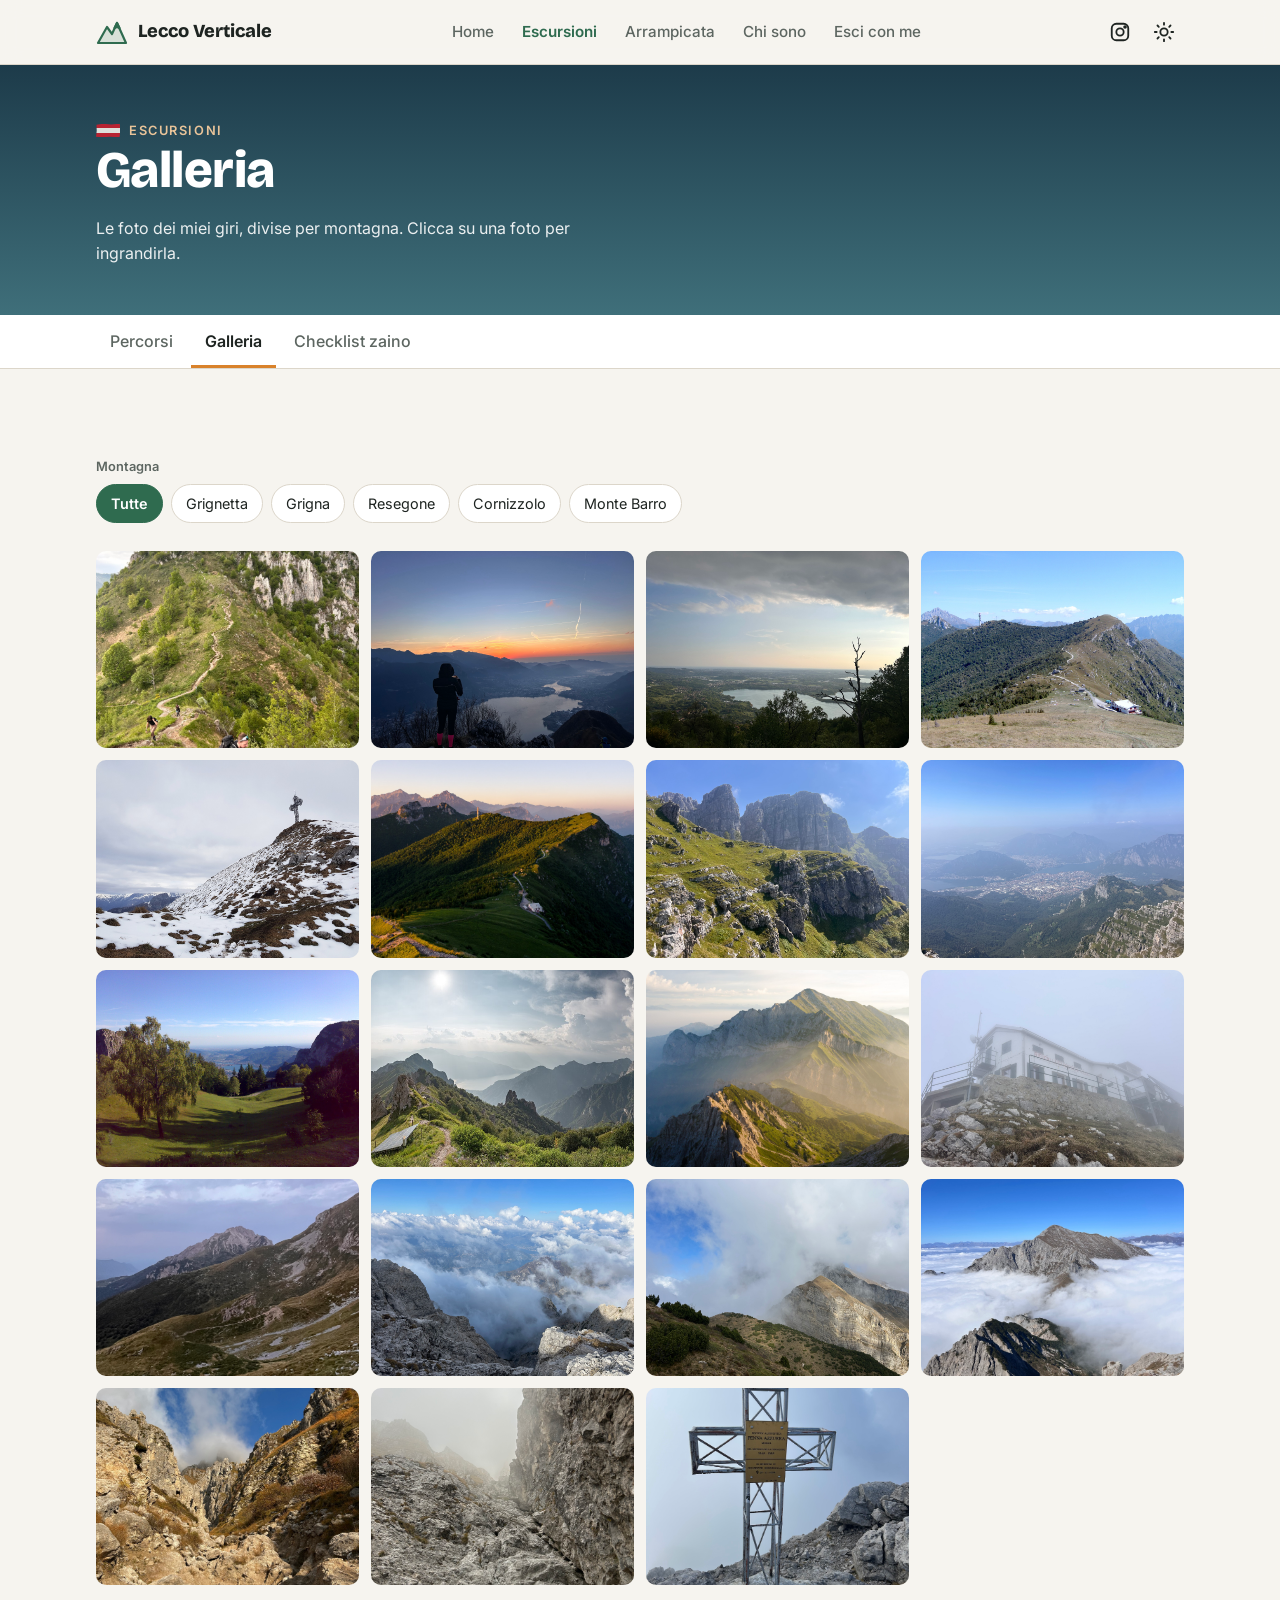
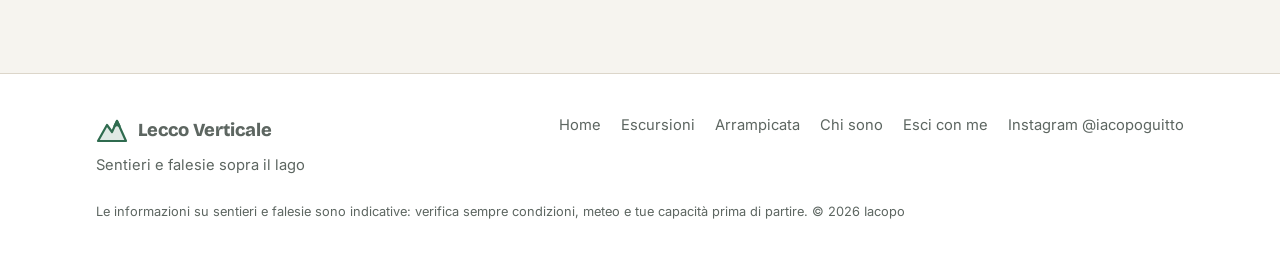
<file: escursioni/galleria.html>
<!doctype html>
<html lang="it">
<head>
  <meta charset="utf-8">
  <meta name="viewport" content="width=device-width, initial-scale=1">
  <title>Galleria · Lecco Verticale</title>
  <link rel="preconnect" href="https://fonts.googleapis.com">
  <link rel="preconnect" href="https://fonts.gstatic.com" crossorigin>
  <link href="https://fonts.googleapis.com/css2?family=Bricolage+Grotesque:opsz,wght@12..96,600..800&family=Inter:wght@400;500;600;700&display=swap" rel="stylesheet">
  <link rel="stylesheet" href="../css/style.css">
  <script>
    try { const t = localStorage.getItem("tema"); if (t) document.documentElement.dataset.theme = t; } catch (e) {}
  </script>
</head>
<body data-root="../" data-pagina="escursioni" data-sotto="galleria" data-titolo="Galleria escursioni">
  <div id="header"></div>

  <main>
    <section class="page-hero">
      <div class="contenitore">
        <p class="occhiello">Escursioni</p>
        <h1>Galleria</h1>
        <p>Le foto dei miei giri, divise per montagna. Clicca su una foto per ingrandirla.</p>
      </div>
    </section>
    <div id="subnav" data-sezione="escursioni"></div>

    <section class="sezione contenitore">
      <div class="filtri">
        <div>
          <span class="etichetta">Montagna</span>
          <div class="chips" id="filtro-montagna"></div>
        </div>
      </div>
      <div class="griglia-foto" id="griglia"></div>
    </section>
  </main>

  <dialog class="lightbox" id="lightbox" aria-label="Foto ingrandita">
    <button class="lightbox-chiudi" id="lb-chiudi" aria-label="Chiudi">×</button>
    <button class="lightbox-nav prec" id="lb-prec" aria-label="Foto precedente">‹</button>
    <button class="lightbox-nav succ" id="lb-succ" aria-label="Foto successiva">›</button>
    <div class="lightbox-img" id="lb-img" role="img"></div>
    <div class="lightbox-barra"><span id="lb-didascalia"></span><a id="lb-link" href="#">Vai al percorso →</a></div>
  </dialog>

  <div id="footer"></div>

  <script src="../js/config.js"></script>
  <script src="../js/main.js"></script>
  <script src="../data/percorsi.js"></script>
  <script src="../js/galleria-escursioni.js"></script>
</body>
</html>
</file>
<file: css/style.css>
/* =========================================================
   Lecco Verticale — stile comune a tutto il sito
   ========================================================= */

/* ---------- Colori e misure (tema chiaro) ---------- */
:root {
  --sfondo: #f6f4ef;
  --superficie: #ffffff;
  --superficie-2: #ece8df;
  --testo: #1e2421;
  --testo-tenue: #5d6661;
  --bordo: #dcd6ca;
  --primario: #2f6b4f;
  --primario-scuro: #234f3b;
  --accento: #d9822b;
  --su-primario: #ffffff;
  --ombra: 0 1px 2px rgb(0 0 0 / 0.06), 0 8px 24px rgb(0 0 0 / 0.08);

  --cielo-1: #1d3b4a;
  --cielo-2: #3f6f7a;
  --monte-1: #2c4a48;
  --monte-2: #1f3534;
  --monte-3: var(--sfondo);

  --raggio: 14px;
  --larghezza: 1120px;
  --font-titoli: "Bricolage Grotesque", system-ui, sans-serif;
  --font-testo: "Inter", system-ui, sans-serif;
  color-scheme: light;
}

/* ---------- Tema scuro ---------- */
:root[data-theme="dark"] {
  --sfondo: #121614;
  --superficie: #1b211e;
  --superficie-2: #232b27;
  --testo: #e7ece9;
  --testo-tenue: #a3ada7;
  --bordo: #2f3833;
  --primario: #5fae86;
  --primario-scuro: #4a9572;
  --accento: #f0a35a;
  --su-primario: #0f1a14;
  --ombra: 0 1px 2px rgb(0 0 0 / 0.3), 0 8px 24px rgb(0 0 0 / 0.35);
  --cielo-1: #0b1820;
  --cielo-2: #1d3640;
  --monte-1: #1a2b2a;
  --monte-2: #152221;
  color-scheme: dark;
}
@media (prefers-color-scheme: dark) {
  :root:not([data-theme="light"]) {
    --sfondo: #121614;
    --superficie: #1b211e;
    --superficie-2: #232b27;
    --testo: #e7ece9;
    --testo-tenue: #a3ada7;
    --bordo: #2f3833;
    --primario: #5fae86;
    --primario-scuro: #4a9572;
    --accento: #f0a35a;
    --su-primario: #0f1a14;
    --ombra: 0 1px 2px rgb(0 0 0 / 0.3), 0 8px 24px rgb(0 0 0 / 0.35);
    --cielo-1: #0b1820;
    --cielo-2: #1d3640;
    --monte-1: #1a2b2a;
    --monte-2: #152221;
    color-scheme: dark;
  }
}

/* ---------- Base ---------- */
*, *::before, *::after { box-sizing: border-box; }
html { scroll-behavior: smooth; }
body {
  margin: 0;
  background: var(--sfondo);
  color: var(--testo);
  font-family: var(--font-testo);
  font-size: 1rem;
  line-height: 1.6;
  -webkit-font-smoothing: antialiased;
}
img { max-width: 100%; display: block; }
a { color: var(--primario); }
h1, h2, h3 {
  font-family: var(--font-titoli);
  line-height: 1.15;
  margin: 0 0 0.5em;
  letter-spacing: -0.01em;
}
h1 { font-size: clamp(2.4rem, 7vw, 4.5rem); font-weight: 800; }
h2 { font-size: clamp(1.6rem, 3.5vw, 2.2rem); font-weight: 700; }
h3 { font-size: 1.25rem; font-weight: 700; }
p { margin: 0 0 1em; }

.contenitore {
  width: 100%;
  max-width: var(--larghezza);
  margin: 0 auto;
  padding: 0 16px;
}
.sezione { padding-block: clamp(48px, 8vw, 88px); }
.occhiello {
  font-size: 0.8rem;
  font-weight: 600;
  letter-spacing: 0.12em;
  text-transform: uppercase;
  color: var(--accento);
  margin-bottom: 0.6em;
}
.titolo-sezione { margin-bottom: 28px; }
.titolo-sezione p { color: var(--testo-tenue); margin: 0; }

/* ---------- Pulsanti ---------- */
.btn {
  display: inline-flex;
  align-items: center;
  gap: 8px;
  padding: 12px 22px;
  border-radius: 999px;
  border: 2px solid transparent;
  font-weight: 600;
  font-size: 0.98rem;
  text-decoration: none;
  cursor: pointer;
  transition: transform 0.15s, background 0.15s, border-color 0.15s;
}
.btn:hover { transform: translateY(-1px); }
.btn-primario { background: var(--accento); color: #1a1006; }
.btn-primario:hover { background: #e8913a; }
.btn-chiaro { border-color: rgb(255 255 255 / 0.7); color: #fff; }
.btn-chiaro:hover { background: rgb(255 255 255 / 0.12); }
.btn-pieno { background: var(--primario); color: var(--su-primario); }
.btn-pieno:hover { background: var(--primario-scuro); }
.btn svg { width: 18px; height: 18px; }

/* ---------- Header ---------- */
.header {
  position: sticky;
  top: 0;
  z-index: 100;
  background: color-mix(in srgb, var(--sfondo) 88%, transparent);
  backdrop-filter: blur(10px);
  border-bottom: 1px solid var(--bordo);
}
.header-riga {
  display: flex;
  align-items: center;
  justify-content: space-between;
  gap: 16px;
  height: 64px;
}
.logo {
  display: flex;
  align-items: center;
  gap: 10px;
  color: var(--testo);
  text-decoration: none;
  font-family: var(--font-titoli);
  font-weight: 800;
  font-size: 1.15rem;
}
.logo svg { width: 32px; height: 32px; color: var(--primario); }
.nav ul { display: flex; gap: 4px; list-style: none; margin: 0; padding: 0; }
.nav a {
  display: block;
  padding: 8px 12px;
  border-radius: 8px;
  color: var(--testo-tenue);
  text-decoration: none;
  font-weight: 500;
  font-size: 0.95rem;
}
.nav a:hover { color: var(--testo); background: var(--superficie-2); }
.nav a[aria-current="page"] { color: var(--primario); font-weight: 600; }
.header-azioni { display: flex; align-items: center; gap: 4px; }
.icona-btn {
  display: grid;
  place-items: center;
  width: 40px;
  height: 40px;
  border: 0;
  border-radius: 10px;
  background: transparent;
  color: var(--testo);
  cursor: pointer;
}
.icona-btn:hover { background: var(--superficie-2); }
.icona-btn svg { width: 22px; height: 22px; }
.menu-btn { display: none; }
.icona-luna { display: none; }
:root[data-theme="dark"] .icona-sole { display: none; }
:root[data-theme="dark"] .icona-luna { display: block; }
@media (prefers-color-scheme: dark) {
  :root:not([data-theme="light"]) .icona-sole { display: none; }
  :root:not([data-theme="light"]) .icona-luna { display: block; }
}

@media (max-width: 820px) {
  .menu-btn { display: grid; }
  .nav {
    position: absolute;
    top: 64px;
    left: 0;
    right: 0;
    background: var(--sfondo);
    border-bottom: 1px solid var(--bordo);
    display: none;
  }
  .nav.aperto { display: block; }
  .nav ul { flex-direction: column; padding: 8px 16px 16px; }
  .nav a { padding: 12px; font-size: 1.05rem; }
}

/* ---------- Hero ---------- */
.hero {
  position: relative;
  min-height: min(88vh, 760px);
  display: flex;
  align-items: center;
  color: #fff;
  overflow: hidden;
  background:
    linear-gradient(180deg, rgb(0 0 0 / 0.35), rgb(0 0 0 / 0.15) 50%, rgb(0 0 0 / 0.4)),
    var(--img, none) center / cover no-repeat,
    linear-gradient(180deg, var(--cielo-1), var(--cielo-2));
}
.hero-contenuto { position: relative; z-index: 2; padding-block: 80px 160px; }
.hero .occhiello { color: #ffd2a1; }
.hero h1 { max-width: 12ch; margin-bottom: 0.3em; text-shadow: 0 2px 24px rgb(0 0 0 / 0.3); }
.hero-sottotitolo { font-size: clamp(1.05rem, 2.2vw, 1.3rem); max-width: 40ch; opacity: 0.92; }
.hero-azioni { display: flex; flex-wrap: wrap; gap: 12px; margin-top: 28px; }
.hero-montagne {
  position: absolute;
  inset: auto 0 -1px 0;
  width: 100%;
  height: clamp(120px, 22vw, 260px);
  z-index: 1;
}
.hero-montagne .m1 { fill: var(--monte-1); opacity: 0.55; }
.hero-montagne .m2 { fill: var(--monte-2); opacity: 0.8; }
.hero-montagne .m3 { fill: var(--monte-3); }

/* ---------- Card delle sezioni (Escursioni / Arrampicata) ---------- */
.griglia-sezioni {
  display: grid;
  grid-template-columns: repeat(auto-fit, minmax(min(100%, 320px), 1fr));
  gap: 20px;
}
.card-sezione {
  position: relative;
  display: flex;
  flex-direction: column;
  justify-content: flex-end;
  min-height: 360px;
  padding: 28px;
  border-radius: var(--raggio);
  color: #fff;
  text-decoration: none;
  overflow: hidden;
  box-shadow: var(--ombra);
  background:
    linear-gradient(180deg, rgb(0 0 0 / 0) 25%, rgb(0 0 0 / 0.7)),
    var(--img, none) center / cover no-repeat,
    var(--colore, #2c4a48);
  transition: transform 0.2s;
}
.card-sezione:hover { transform: translateY(-4px); }
.card-sezione h3 { font-size: 1.9rem; margin-bottom: 0.3em; }
.card-sezione p { opacity: 0.9; max-width: 42ch; }
.card-sezione-icona {
  position: absolute;
  top: 24px;
  left: 24px;
  display: grid;
  place-items: center;
  width: 52px;
  height: 52px;
  border-radius: 14px;
  background: rgb(255 255 255 / 0.16);
  backdrop-filter: blur(6px);
}
.card-sezione-icona svg { width: 28px; height: 28px; }
.card-sezione-link { font-weight: 600; color: #ffd2a1; }

/* ---------- Banda invito ---------- */
.invito {
  background: var(--primario);
  color: var(--su-primario);
  padding-block: clamp(56px, 9vw, 96px);
}
.invito-griglia {
  display: grid;
  grid-template-columns: 1.2fr 1fr;
  gap: 48px;
  align-items: center;
}
.invito-frase {
  margin: 0 0 20px;
  font-family: var(--font-titoli);
  font-size: clamp(1.8rem, 4.2vw, 2.9rem);
  font-weight: 800;
  line-height: 1.12;
}
.invito .occhiello { color: inherit; opacity: 0.75; }
.invito-testo { opacity: 0.9; max-width: 46ch; margin-bottom: 24px; }
.invito .btn-pieno { background: var(--su-primario); color: var(--primario-scuro); }
.invito .btn-pieno:hover { background: var(--superficie-2); }
.invito-punti { list-style: none; margin: 0; padding: 0; display: grid; gap: 14px; }
.invito-punti li {
  display: flex;
  gap: 14px;
  align-items: flex-start;
  padding: 18px;
  border-radius: var(--raggio);
  background: rgb(255 255 255 / 0.1);
}
.invito-punti strong { display: block; font-size: 1.05rem; }
.invito-punti span { opacity: 0.85; font-size: 0.95rem; }
.invito-punti .num {
  flex: none;
  display: grid;
  place-items: center;
  width: 34px;
  height: 34px;
  border-radius: 50%;
  background: var(--accento);
  color: #1a1006;
  font-weight: 700;
  opacity: 1;
}
@media (max-width: 820px) {
  .invito-griglia { grid-template-columns: 1fr; gap: 32px; }
}

/* ---------- Meteo ---------- */
.meteo {
  display: grid;
  grid-template-columns: repeat(auto-fit, minmax(130px, 1fr));
  gap: 12px;
}
.meteo-giorno {
  padding: 18px 14px;
  border-radius: var(--raggio);
  background: var(--superficie);
  border: 1px solid var(--bordo);
  text-align: center;
}
.meteo-data { font-weight: 600; text-transform: capitalize; }
.meteo-icona { font-size: 2.2rem; line-height: 1.4; }
.meteo-desc { font-size: 0.85rem; color: var(--testo-tenue); min-height: 2.6em; }
.meteo-temp { font-weight: 700; font-size: 1.1rem; }
.meteo-temp .min { color: var(--testo-tenue); font-weight: 500; }
.meteo-pioggia { font-size: 0.85rem; color: var(--testo-tenue); }
.meteo-stato { grid-column: 1 / -1; color: var(--testo-tenue); }
.fonte { font-size: 0.8rem; color: var(--testo-tenue); margin-top: 12px; }

/* ---------- Anteprima Chi sono ---------- */
.chi-sono-anteprima {
  display: grid;
  grid-template-columns: 300px 1fr;
  gap: 48px;
  align-items: center;
}
.foto-ritratto {
  aspect-ratio: 4 / 5;
  border-radius: var(--raggio);
  box-shadow: var(--ombra);
  background:
    var(--img, none) center / cover no-repeat,
    linear-gradient(160deg, var(--cielo-2), var(--monte-1));
}
.chi-sono-anteprima p { color: var(--testo-tenue); max-width: 60ch; }
@media (max-width: 720px) {
  .chi-sono-anteprima { grid-template-columns: 1fr; gap: 28px; }
  .foto-ritratto { max-width: 260px; }
}

/* ---------- Footer ---------- */
.footer {
  border-top: 1px solid var(--bordo);
  background: var(--superficie);
  padding-block: 40px 28px;
  font-size: 0.92rem;
  color: var(--testo-tenue);
}
.footer-griglia {
  display: flex;
  flex-wrap: wrap;
  justify-content: space-between;
  gap: 24px;
}
.footer .logo { margin-bottom: 8px; }
.footer ul { list-style: none; margin: 0; padding: 0; display: flex; flex-wrap: wrap; gap: 8px 20px; }
.footer a { color: var(--testo-tenue); text-decoration: none; }
.footer a:hover { color: var(--primario); }
.footer-nota { margin-top: 24px; font-size: 0.8rem; }

/* =========================================================
   Sezione Escursioni
   ========================================================= */

/* ---------- Testata di pagina e sottomenu ---------- */
.page-hero {
  background: linear-gradient(180deg, var(--cielo-1), var(--cielo-2));
  color: #fff;
  padding: 56px 0 48px;
}
.page-hero h1 { font-size: clamp(2rem, 5vw, 3.2rem); margin-bottom: 0.3em; }
.page-hero p { max-width: 56ch; opacity: 0.9; margin: 0; }
.page-hero .occhiello { color: #ffd2a1; }

.subnav { background: var(--superficie); border-bottom: 1px solid var(--bordo); }
.subnav ul { display: flex; gap: 4px; list-style: none; margin: 0; padding: 0; overflow-x: auto; }
.subnav a {
  display: block;
  padding: 14px 14px 11px;
  border-bottom: 3px solid transparent;
  color: var(--testo-tenue);
  text-decoration: none;
  font-weight: 500;
  white-space: nowrap;
}
.subnav a:hover { color: var(--testo); }
.subnav a[aria-current="page"] { color: var(--testo); border-bottom-color: var(--accento); font-weight: 600; }

/* ---------- Difficoltà ---------- */
.diff {
  display: inline-block;
  padding: 2px 11px;
  border-radius: 999px;
  font-size: 0.8rem;
  font-weight: 700;
  color: #fff;
  letter-spacing: 0.02em;
}
.diff-T { background: #3c8a5f; }
.diff-E { background: #2f7fb0; }
.diff-EE { background: #c9692a; }
.diff-EEA { background: #a63a3a; }

/* ---------- Filtri ---------- */
.filtri {
  display: flex;
  flex-wrap: wrap;
  gap: 16px 24px;
  align-items: flex-end;
  margin-bottom: 28px;
}
.filtri label, .filtri .etichetta {
  display: block;
  font-size: 0.8rem;
  font-weight: 600;
  color: var(--testo-tenue);
  margin-bottom: 6px;
}
.chips { display: flex; flex-wrap: wrap; gap: 8px; }
.chip {
  padding: 7px 14px;
  border: 1px solid var(--bordo);
  border-radius: 999px;
  background: var(--superficie);
  color: var(--testo);
  font: inherit;
  font-size: 0.9rem;
  cursor: pointer;
}
.chip:hover { border-color: var(--primario); }
.chip[aria-pressed="true"] { background: var(--primario); border-color: var(--primario); color: var(--su-primario); font-weight: 600; }
.campo-testo {
  padding: 9px 14px;
  min-width: 220px;
  border: 1px solid var(--bordo);
  border-radius: 999px;
  background: var(--superficie);
  color: var(--testo);
  font: inherit;
}
.conteggio { margin: 0 0 16px; color: var(--testo-tenue); font-size: 0.92rem; }
.vuoto {
  padding: 40px 16px;
  text-align: center;
  color: var(--testo-tenue);
  border: 1px dashed var(--bordo);
  border-radius: var(--raggio);
}

/* ---------- Card percorso ---------- */
.griglia-percorsi {
  display: grid;
  grid-template-columns: repeat(auto-fill, minmax(min(100%, 320px), 1fr));
  gap: 20px;
}
.card-percorso {
  display: flex;
  flex-direction: column;
  background: var(--superficie);
  border: 1px solid var(--bordo);
  border-radius: var(--raggio);
  overflow: hidden;
  color: inherit;
  text-decoration: none;
  transition: transform 0.2s, box-shadow 0.2s;
}
.card-percorso:hover { transform: translateY(-4px); box-shadow: var(--ombra); }
.card-img {
  position: relative;
  aspect-ratio: 16 / 10;
  background:
    var(--img, none) center / cover no-repeat,
    linear-gradient(160deg, var(--cielo-2), var(--monte-1));
}
.card-img .diff { position: absolute; top: 12px; left: 12px; }
.card-corpo { padding: 16px 18px 18px; display: flex; flex-direction: column; gap: 4px; flex: 1; }
.card-corpo .occhiello { margin: 0; }
.card-corpo h3 { margin: 0 0 8px; font-size: 1.15rem; }
.stats { display: flex; flex-wrap: wrap; gap: 6px 18px; list-style: none; margin: auto 0 0; padding: 0; font-size: 0.9rem; color: var(--testo-tenue); }
.stats strong { color: var(--testo); font-weight: 600; }

/* ---------- Dettaglio percorso ---------- */
.dettaglio-testata { padding: 36px 0 28px; }
.dettaglio-testata h1 { font-size: clamp(1.9rem, 4.5vw, 3rem); margin: 8px 0 12px; }
.indietro { display: inline-block; margin-bottom: 14px; color: var(--testo-tenue); text-decoration: none; font-size: 0.92rem; }
.indietro:hover { color: var(--primario); }
.meta-riga { display: flex; flex-wrap: wrap; align-items: center; gap: 10px 18px; color: var(--testo-tenue); }

.stat-grandi {
  display: grid;
  grid-template-columns: repeat(auto-fit, minmax(130px, 1fr));
  gap: 12px;
  margin-bottom: 28px;
}
.stat-grande { padding: 16px; border-radius: var(--raggio); background: var(--superficie); border: 1px solid var(--bordo); }
.stat-grande .valore { font-family: var(--font-titoli); font-size: 1.6rem; font-weight: 700; line-height: 1.1; }
.stat-grande .nome { font-size: 0.82rem; color: var(--testo-tenue); }

.dettaglio-griglia { display: grid; grid-template-columns: minmax(0, 1fr) 340px; gap: 32px; align-items: start; }
.dettaglio-griglia section { margin-bottom: 36px; }
.dettaglio-griglia h2 { font-size: 1.4rem; }
.pannello {
  padding: 20px;
  border-radius: var(--raggio);
  background: var(--superficie);
  border: 1px solid var(--bordo);
}
.pannello + .pannello { margin-top: 16px; }
.pannello h3 { font-size: 1rem; margin-bottom: 0.7em; }
.pannello ul { margin: 0; padding-left: 1.15em; }
.pannello li { margin-bottom: 4px; }
.pannello dl { margin: 0; display: grid; grid-template-columns: auto 1fr; gap: 8px 14px; font-size: 0.92rem; }
.pannello dt { color: var(--testo-tenue); }
.pannello dd { margin: 0; font-weight: 500; }
.azioni-colonna { display: grid; gap: 10px; }
.azioni-colonna .btn { justify-content: center; }
.nota { font-size: 0.85rem; color: var(--testo-tenue); margin: 10px 0 0; }

.mappa { height: clamp(320px, 55vh, 480px); border-radius: var(--raggio); border: 1px solid var(--bordo); z-index: 0; }
.marker-punto { width: 14px; height: 14px; border-radius: 50%; background: var(--accento); border: 3px solid #fff; box-shadow: 0 1px 4px rgb(0 0 0 / 0.4); }

.profilo { margin-top: 12px; padding: 12px 8px 4px; border-radius: var(--raggio); background: var(--superficie); border: 1px solid var(--bordo); }
.profilo svg { width: 100%; height: auto; display: block; touch-action: pan-y; }
.pr-griglia { stroke: var(--bordo); stroke-width: 1; }
.pr-testo { fill: var(--testo-tenue); font-size: 14px; }
.pr-area { fill: var(--accento); opacity: 0.22; }
.pr-linea { fill: none; stroke: var(--accento); stroke-width: 2.2; stroke-linejoin: round; }
.pr-guida { stroke: var(--testo-tenue); stroke-dasharray: 4 3; }
.pr-punto { fill: var(--accento); stroke: #fff; stroke-width: 2; }
.pr-etichetta { fill: var(--testo); font-size: 15px; font-weight: 600; }

.mini-galleria { display: grid; grid-template-columns: repeat(auto-fill, minmax(150px, 1fr)); gap: 10px; }

@media (max-width: 900px) {
  .dettaglio-griglia { grid-template-columns: 1fr; }
}

/* ---------- Galleria e lightbox ---------- */
.griglia-foto {
  display: grid;
  grid-template-columns: repeat(auto-fill, minmax(min(100%, 240px), 1fr));
  gap: 12px;
}
.foto {
  position: relative;
  display: block;
  width: 100%;
  padding: 0;
  border: 0;
  aspect-ratio: 4 / 3;
  border-radius: 10px;
  overflow: hidden;
  cursor: zoom-in;
  background:
    var(--img, none) center / cover no-repeat,
    linear-gradient(160deg, var(--cielo-2), var(--monte-1));
  color: #fff;
  text-align: left;
}
.foto::after {
  content: attr(data-didascalia);
  position: absolute;
  inset: auto 0 0 0;
  padding: 28px 12px 10px;
  font-size: 0.85rem;
  background: linear-gradient(180deg, rgb(0 0 0 / 0), rgb(0 0 0 / 0.65));
  opacity: 0;
  transition: opacity 0.2s;
}
.foto:hover::after, .foto:focus-visible::after { opacity: 1; }
.foto:focus-visible { outline: 3px solid var(--accento); outline-offset: 2px; }

.lightbox {
  width: min(94vw, 1000px);
  max-height: 94vh;
  padding: 0;
  border: 0;
  border-radius: var(--raggio);
  background: #101412;
  color: #fff;
  overflow: hidden;
}
.lightbox::backdrop { background: rgb(0 0 0 / 0.8); }
.lightbox-img {
  aspect-ratio: 3 / 2;
  max-height: 72vh;
  width: 100%;
  background:
    var(--img, none) center / contain no-repeat,
    linear-gradient(160deg, var(--cielo-2), var(--monte-1));
}
.lightbox-barra { display: flex; align-items: center; justify-content: space-between; gap: 12px; padding: 14px 18px; }
.lightbox-barra a { color: #ffd2a1; }
.lightbox-chiudi, .lightbox-nav {
  position: absolute;
  display: grid;
  place-items: center;
  width: 44px;
  height: 44px;
  border: 0;
  border-radius: 50%;
  background: rgb(0 0 0 / 0.5);
  color: #fff;
  font-size: 1.4rem;
  cursor: pointer;
}
.lightbox-chiudi { top: 10px; right: 10px; }
.lightbox-nav { top: 34%; }
.lightbox-nav.prec { left: 10px; }
.lightbox-nav.succ { right: 10px; }
.lightbox button:hover { background: rgb(0 0 0 / 0.8); }

/* ---------- Checklist ---------- */
.checklist-cima {
  position: sticky;
  top: 64px;
  z-index: 10;
  padding: 14px 0;
  background: var(--sfondo);
  border-bottom: 1px solid var(--bordo);
}
.progresso { height: 10px; border-radius: 999px; background: var(--superficie-2); overflow: hidden; }
.progresso > div { height: 100%; width: 0; background: var(--primario); transition: width 0.25s; }
.progresso-riga { display: flex; justify-content: space-between; gap: 12px; align-items: center; margin-bottom: 8px; font-weight: 600; }
.checklist-griglia { display: grid; grid-template-columns: repeat(auto-fit, minmax(min(100%, 320px), 1fr)); gap: 16px; margin-top: 24px; }
.checklist-gruppo { padding: 18px 20px; border-radius: var(--raggio); background: var(--superficie); border: 1px solid var(--bordo); }
.checklist-gruppo h3 { font-size: 1.05rem; }
.checklist-gruppo ul { list-style: none; margin: 0; padding: 0; }
.voce { display: flex; align-items: center; gap: 10px; padding: 6px 0; }
.voce label { flex: 1; cursor: pointer; }
.voce input[type="checkbox"] { width: 20px; height: 20px; accent-color: var(--primario); flex: none; cursor: pointer; }
.voce input:checked + label { color: var(--testo-tenue); text-decoration: line-through; }
.voce .rimuovi { border: 0; background: transparent; color: var(--testo-tenue); font-size: 1.2rem; cursor: pointer; padding: 0 6px; }
.voce .rimuovi:hover { color: #a63a3a; }
.aggiungi { display: flex; flex-wrap: wrap; gap: 10px; margin-top: 24px; }
.aggiungi .campo-testo { flex: 1; min-width: 200px; }
.aggiungi select {
  appearance: none;
  padding: 9px 40px 9px 16px;
  border: 1px solid var(--bordo);
  border-radius: 999px;
  background: var(--superficie) url("data:image/svg+xml,%3Csvg xmlns='http://www.w3.org/2000/svg' width='12' height='8' viewBox='0 0 12 8' fill='none' stroke='%23888' stroke-width='2' stroke-linecap='round' stroke-linejoin='round'%3E%3Cpath d='M1 1.5l5 5 5-5'/%3E%3C/svg%3E") no-repeat right 18px center;
  color: var(--testo);
  font: inherit;
  cursor: pointer;
}
.btn-testo { background: transparent; border: 0; color: var(--testo-tenue); text-decoration: underline; cursor: pointer; font: inherit; }
.btn-testo:hover { color: var(--testo); }

/* =========================================================
   Sezione Arrampicata
   ========================================================= */

.mappa-grande { height: clamp(380px, 65vh, 620px); }
.mappa-piccola { height: 200px; }

.pin-falesia {
  width: 34px;
  height: 34px;
  background: var(--accento);
  border: 3px solid #fff;
  border-radius: 50% 50% 50% 0;
  transform: rotate(-45deg);
  box-shadow: 0 2px 6px rgb(0 0 0 / 0.4);
  display: grid;
  place-items: center;
}
.pin-falesia span { width: 10px; height: 10px; border-radius: 50%; background: #fff; }

.popup-falesia { color: #1e2421; }
.popup-img {
  height: 110px;
  margin: -1px -1px 0;
  border-radius: 12px 12px 0 0;
  background: var(--img, none) center / cover no-repeat, linear-gradient(160deg, #3f6f7a, #2c4a48);
}
.popup-corpo { padding: 10px 12px 12px; display: flex; flex-direction: column; gap: 2px; }
.popup-corpo strong { font-size: 1.05rem; font-family: var(--font-titoli); }
.popup-zona { color: #5d6661; font-size: 0.85rem; margin-bottom: 6px; }
.popup-corpo dl { margin: 0 0 10px; display: grid; grid-template-columns: auto 1fr; gap: 3px 12px; font-size: 0.88rem; }
.popup-corpo dt { color: #5d6661; }
.popup-corpo dd { margin: 0; font-weight: 600; }
.popup-falesia .popup-btn { color: var(--su-primario); justify-content: center; padding: 8px 16px; font-size: 0.9rem; }
.leaflet-popup-content { margin: 0 !important; }
.leaflet-popup-content-wrapper { padding: 0; overflow: hidden; }

/* ---------- Gradi e vie ---------- */
.grado {
  flex: none;
  min-width: 46px;
  padding: 5px 0;
  border-radius: 8px;
  text-align: center;
  font-family: var(--font-titoli);
  font-weight: 700;
  font-size: 0.95rem;
  color: #fff;
}
.g-1 { background: #3c8a5f; }
.g-2 { background: #2f7fb0; }
.g-3 { background: #c9692a; }
.g-4 { background: #a63a3a; }
.g-x { background: #888; }

.vie { display: grid; gap: 8px; }
.via {
  display: flex;
  align-items: center;
  gap: 14px;
  padding: 10px 12px;
  border-radius: 12px;
  background: var(--superficie);
  border: 1px solid var(--bordo);
}
.via.fatta { border-color: var(--primario); background: color-mix(in srgb, var(--primario) 8%, var(--superficie)); }
.via-info { flex: 1; min-width: 0; display: flex; flex-direction: column; }
.via-info span { font-size: 0.85rem; color: var(--testo-tenue); }
.btn-via {
  flex: none;
  padding: 7px 14px;
  border-radius: 999px;
  border: 1px solid var(--bordo);
  background: transparent;
  color: var(--testo);
  font: inherit;
  font-size: 0.88rem;
  font-weight: 600;
  cursor: pointer;
}
.btn-via:hover { border-color: var(--primario); }
.btn-via.fatta { background: var(--primario); border-color: var(--primario); color: var(--su-primario); }
.stelle-mini { color: var(--accento); letter-spacing: 1px; }

/* ---------- Finestra di registrazione ---------- */
.dialogo {
  width: min(92vw, 460px);
  padding: 22px;
  border: 0;
  border-radius: var(--raggio);
  background: var(--superficie);
  color: var(--testo);
  box-shadow: var(--ombra);
}
.dialogo::backdrop { background: rgb(0 0 0 / 0.55); }
.dialogo h3 { margin-bottom: 0.4em; }
.check-riga { display: flex; align-items: center; gap: 10px; font-weight: 600; margin: 14px 0; cursor: pointer; }
.check-riga input { width: 20px; height: 20px; accent-color: var(--primario); }
.campo-riga { margin-bottom: 14px; }
.campo-riga label, .campo-riga .etichetta { display: block; font-size: 0.8rem; font-weight: 600; color: var(--testo-tenue); margin-bottom: 6px; }
.campo-area {
  width: 100%;
  padding: 10px 14px;
  border: 1px solid var(--bordo);
  border-radius: 12px;
  background: var(--sfondo);
  color: var(--testo);
  font: inherit;
  resize: vertical;
}
.dialogo .campo-testo { background: var(--sfondo); }
.dialogo-azioni { display: flex; align-items: center; gap: 10px; margin-top: 8px; }
.btn-chiaro-scuro { border-color: var(--bordo); color: var(--testo); background: transparent; }
.btn-chiaro-scuro:hover { border-color: var(--primario); }
.stelle { display: flex; gap: 2px; }
.stella { border: 0; background: transparent; padding: 0 2px; font-size: 1.9rem; line-height: 1; color: var(--bordo); cursor: pointer; }
.stella[aria-pressed="true"] { color: var(--accento); }
.stella:hover { transform: scale(1.1); }

/* ---------- Galleria falesie ---------- */
.foto-link { text-decoration: none; }
.foto-link::after { opacity: 1; }

/* ---------- Logbook ---------- */
.logbook-azioni { display: flex; flex-wrap: wrap; align-items: center; gap: 12px; margin-bottom: 28px; }
.barre { display: flex; align-items: flex-end; gap: 10px; height: 150px; padding-top: 6px; }
.barra-col { flex: 1; max-width: 56px; height: 100%; display: flex; flex-direction: column; align-items: center; justify-content: flex-end; gap: 4px; }
.barra-col .barra { width: 100%; min-height: 6px; border-radius: 6px 6px 0 0; }
.barra-n { font-size: 0.8rem; font-weight: 600; }
.barra-g { font-size: 0.8rem; color: var(--testo-tenue); }
.log-lista { list-style: none; margin: 0; padding: 0; display: grid; gap: 4px; }
.log-riga { display: flex; gap: 14px; padding: 10px 0; border-top: 1px solid var(--bordo); }
.log-riga:first-child { border-top: 0; }
.log-corpo { flex: 1; min-width: 0; }
.log-meta { display: block; font-size: 0.85rem; color: var(--testo-tenue); }
.log-nota { margin: 6px 0 0; font-size: 0.92rem; white-space: pre-wrap; overflow-wrap: anywhere; }

/* =========================================================
   Chi sono ed Esci con me
   ========================================================= */

.card-bassa { min-height: 240px; }

.invito-pagina { padding-block: clamp(64px, 11vw, 120px); }
.invito-grande { font-size: clamp(2.2rem, 6vw, 4rem); max-width: 18ch; line-height: 1.08; }

.passi {
  display: grid;
  grid-template-columns: repeat(auto-fit, minmax(min(100%, 260px), 1fr));
  gap: 16px;
}
.passo { margin: 0 !important; }
.passo .num {
  display: grid;
  place-items: center;
  width: 36px;
  height: 36px;
  margin-bottom: 12px;
  border-radius: 50%;
  background: var(--accento);
  color: #1a1006;
  font-weight: 700;
}
.passo p { margin: 0; color: var(--testo-tenue); }

.faq { display: grid; gap: 10px; max-width: 760px; }
.faq details {
  padding: 4px 18px;
  border-radius: var(--raggio);
  background: var(--superficie);
  border: 1px solid var(--bordo);
}
.faq summary {
  padding: 14px 0;
  font-weight: 600;
  cursor: pointer;
}
.faq details[open] summary { color: var(--primario); }
.faq details p { margin: 0 0 16px; color: var(--testo-tenue); }

/* =========================================================
   Carattere: segnavia CAI, griglia rotta, prova font
   ========================================================= */

:root {
  --cai-rosso: #c8202f;
  --cai-bianco: #f4f1ea;
}

/* ---------- Segnavia bianco-rosso ----------
   Bandierina "dipinta": i bordi leggermente irregolari imitano la vernice sul sasso. */
.segnavia,
.occhiello::before {
  display: inline-block;
  width: 1.9em;
  height: 1.05em;
  background: linear-gradient(180deg,
    var(--cai-rosso) 0 33%, var(--cai-bianco) 33% 67%, var(--cai-rosso) 67%);
  clip-path: polygon(2% 6%, 30% 0, 62% 4%, 98% 0, 100% 46%, 97% 100%, 58% 95%, 24% 100%, 0 96%, 3% 52%);
}
.occhiello::before {
  content: "";
  margin-right: 0.7em;
  vertical-align: -0.18em;
}

/* Numeri della banda "invito" e dei passi: come il numero del sentiero
   scritto nella fascia bianca del segnavia. */
.invito-punti .num,
.passo .num {
  width: 46px;
  height: 30px;
  border-radius: 0;
  background: linear-gradient(180deg,
    var(--cai-rosso) 0 22%, var(--cai-bianco) 22% 78%, var(--cai-rosso) 78%);
  clip-path: polygon(2% 6%, 30% 0, 62% 4%, 98% 0, 100% 46%, 97% 100%, 58% 95%, 24% 100%, 0 96%, 3% 52%);
  color: #1e2421;
  font-family: var(--font-titoli);
  font-weight: 800;
  font-size: 0.95rem;
}

/* ---------- Hero più deciso ---------- */
.hero h1 {
  font-size: clamp(3.2rem, 11vw, 8.5rem);
  line-height: 0.9;
  letter-spacing: -0.035em;
  max-width: 9ch;
}
.hero-coordinate {
  position: absolute;
  right: 16px;
  top: 50%;
  z-index: 2;
  margin: 0;
  writing-mode: vertical-rl;
  transform: translateY(-60%) rotate(180deg);
  font-family: ui-monospace, "SF Mono", Menlo, Consolas, monospace;
  font-size: 0.75rem;
  letter-spacing: 0.18em;
  text-transform: uppercase;
  white-space: nowrap; /* tutta su una riga, la "m" non va a capo */
  opacity: 0.7;
}
.hero-coordinate .unita { margin-left: 0.35em; text-transform: none; }
@media (max-width: 720px) { .hero-coordinate { display: none; } }

/* ---------- Card sezioni sfalsate ---------- */
.griglia-sfalsata {
  grid-template-columns: 7fr 5fr;
  align-items: start;
  gap: 24px;
}
.griglia-sfalsata .card-sezione:first-child { min-height: 520px; }
.griglia-sfalsata .card-sezione:last-child { min-height: 440px; margin-top: 120px; }
@media (max-width: 760px) {
  .griglia-sfalsata { grid-template-columns: 1fr; }
  .griglia-sfalsata .card-sezione:first-child,
  .griglia-sfalsata .card-sezione:last-child { min-height: 380px; margin-top: 0; }
}
.card-sezione-numero {
  position: absolute;
  top: 14px;
  right: 22px;
  display: flex;
  flex-direction: column;
  align-items: flex-end;
  font-family: var(--font-titoli);
  font-size: clamp(5rem, 11vw, 8rem);
  font-weight: 800;
  line-height: 0.9;
  color: transparent;
  -webkit-text-stroke: 2px rgb(255 255 255 / 0.85);
}
.card-sezione-numero small {
  font-family: var(--font-testo);
  font-size: 0.8rem;
  font-weight: 600;
  letter-spacing: 0.14em;
  text-transform: uppercase;
  color: #fff;
  -webkit-text-stroke: 0;
}

/* ---------- Le cime per quota ----------
   Ogni picco è alto in proporzione alla quota (da Lecco 214 m al Grignone 2410 m). */
.quote {
  padding-top: clamp(40px, 6vw, 72px);
  overflow: hidden;
  background: linear-gradient(180deg, var(--sfondo), var(--superficie-2));
}
.quote-lista {
  --alt-max: clamp(200px, 34vw, 380px);
  display: grid;
  grid-template-columns: repeat(5, 1fr);
  align-items: end;
  margin: 0;
  padding: 0 0 0;
  list-style: none;
}
.quote-lista li {
  position: relative;
  display: flex;
  flex-direction: column;
  align-items: center;
  text-align: center;
}
.quote-m {
  font-family: var(--font-titoli);
  font-size: clamp(1.15rem, 3.6vw, 2.6rem);
  font-weight: 800;
  line-height: 1;
  font-variant-numeric: tabular-nums;
  letter-spacing: -0.02em;
}
.quote-m::after { content: " m"; font-size: 0.45em; font-weight: 600; color: var(--testo-tenue); }
.quote-nome {
  margin: 4px 0 10px;
  font-size: clamp(0.72rem, 1.6vw, 0.9rem);
  color: var(--testo-tenue);
  font-weight: 500;
}
.quote-picco {
  width: 160%;
  height: calc((var(--q) - 214) / 2196 * var(--alt-max));
  /* mescolato col colore del testo: in tema scuro i picchi si schiariscono e restano leggibili */
  background: linear-gradient(180deg,
    color-mix(in srgb, var(--testo) 16%, var(--monte-1)),
    color-mix(in srgb, var(--testo) 6%, var(--monte-2)));
  clip-path: polygon(0 100%, 38% 14%, 46% 4%, 50% 0, 56% 8%, 66% 22%, 100% 100%);
}
.quote-lista li:nth-child(even) .quote-picco {
  background: linear-gradient(180deg,
    color-mix(in srgb, var(--testo) 16%, var(--cielo-2)),
    color-mix(in srgb, var(--testo) 6%, var(--monte-1)));
}
.quote-nome::after {
  content: "";
  display: block;
  width: 22px;
  height: 12px;
  margin: 8px auto 0;
  background: linear-gradient(180deg,
    var(--cai-rosso) 0 33%, var(--cai-bianco) 33% 67%, var(--cai-rosso) 67%);
  clip-path: polygon(2% 6%, 30% 0, 62% 4%, 98% 0, 100% 46%, 97% 100%, 58% 95%, 24% 100%, 0 96%, 3% 52%);
}
</file>
